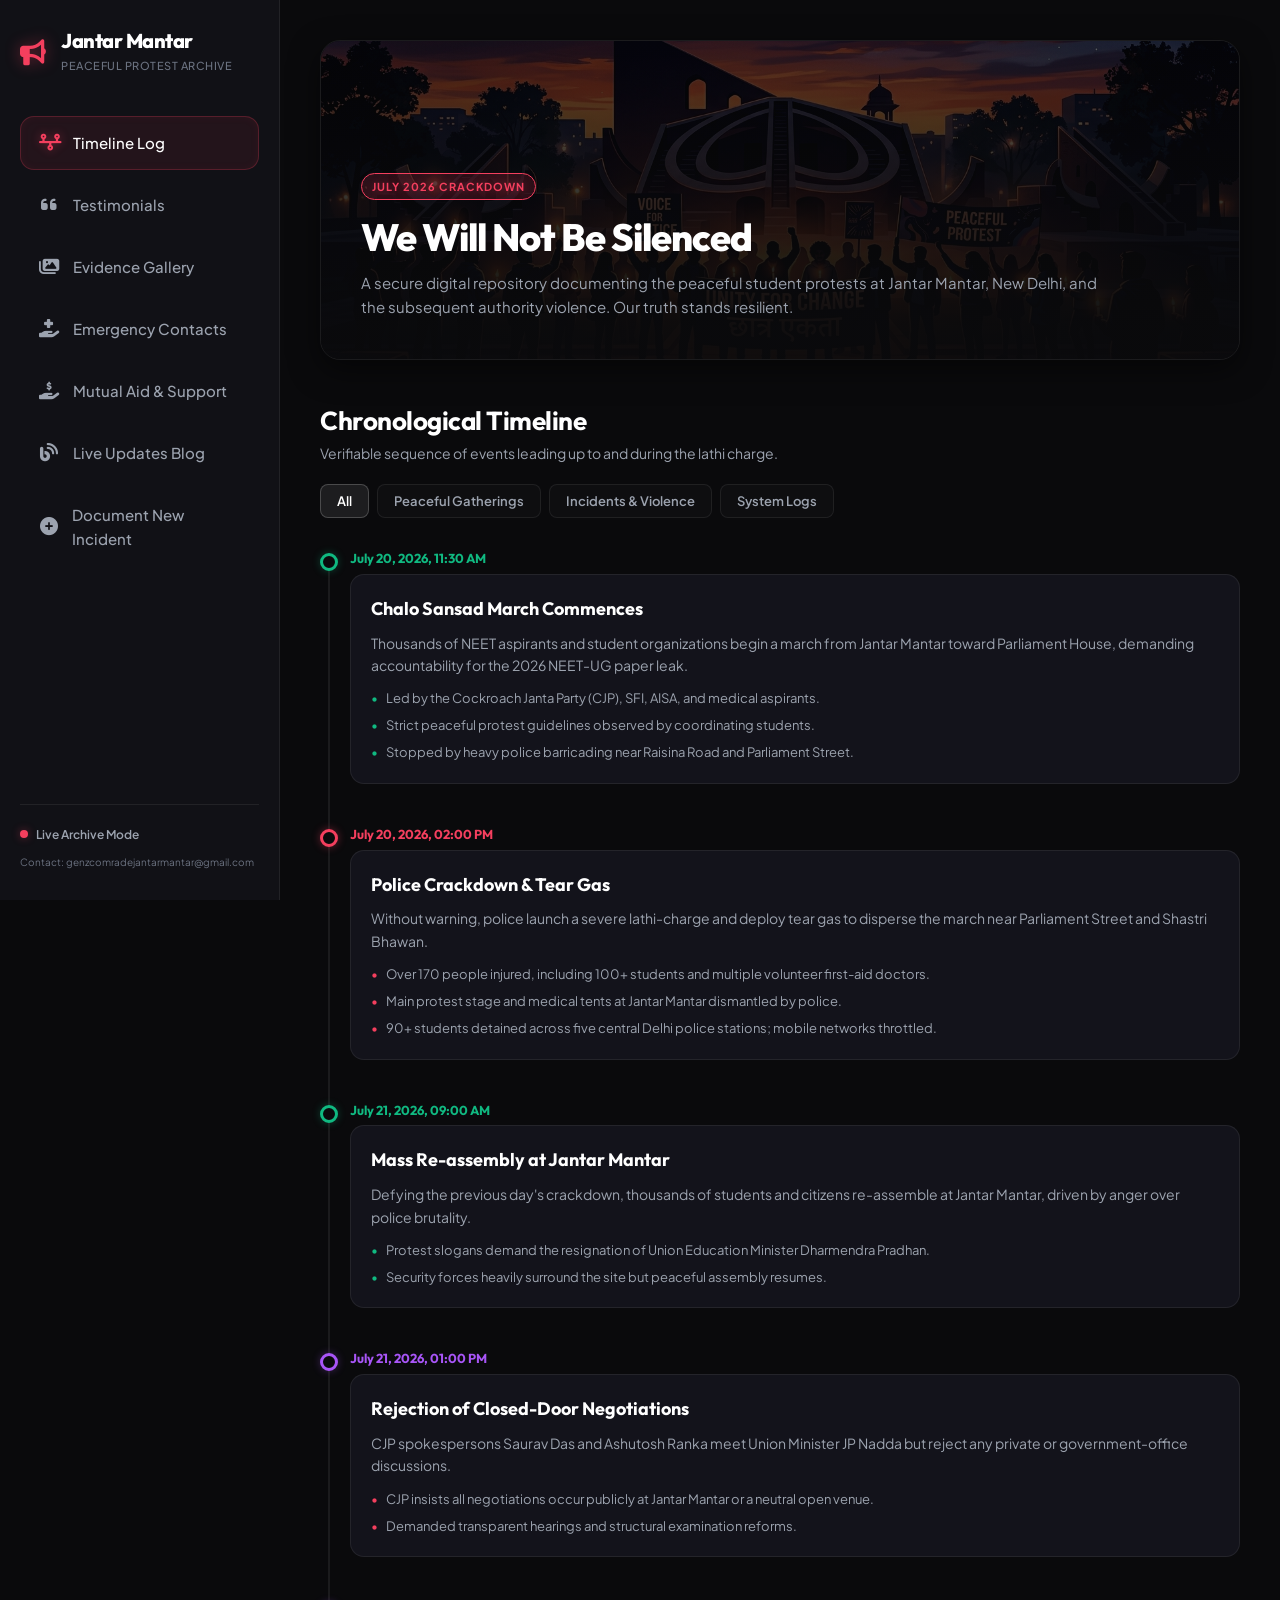
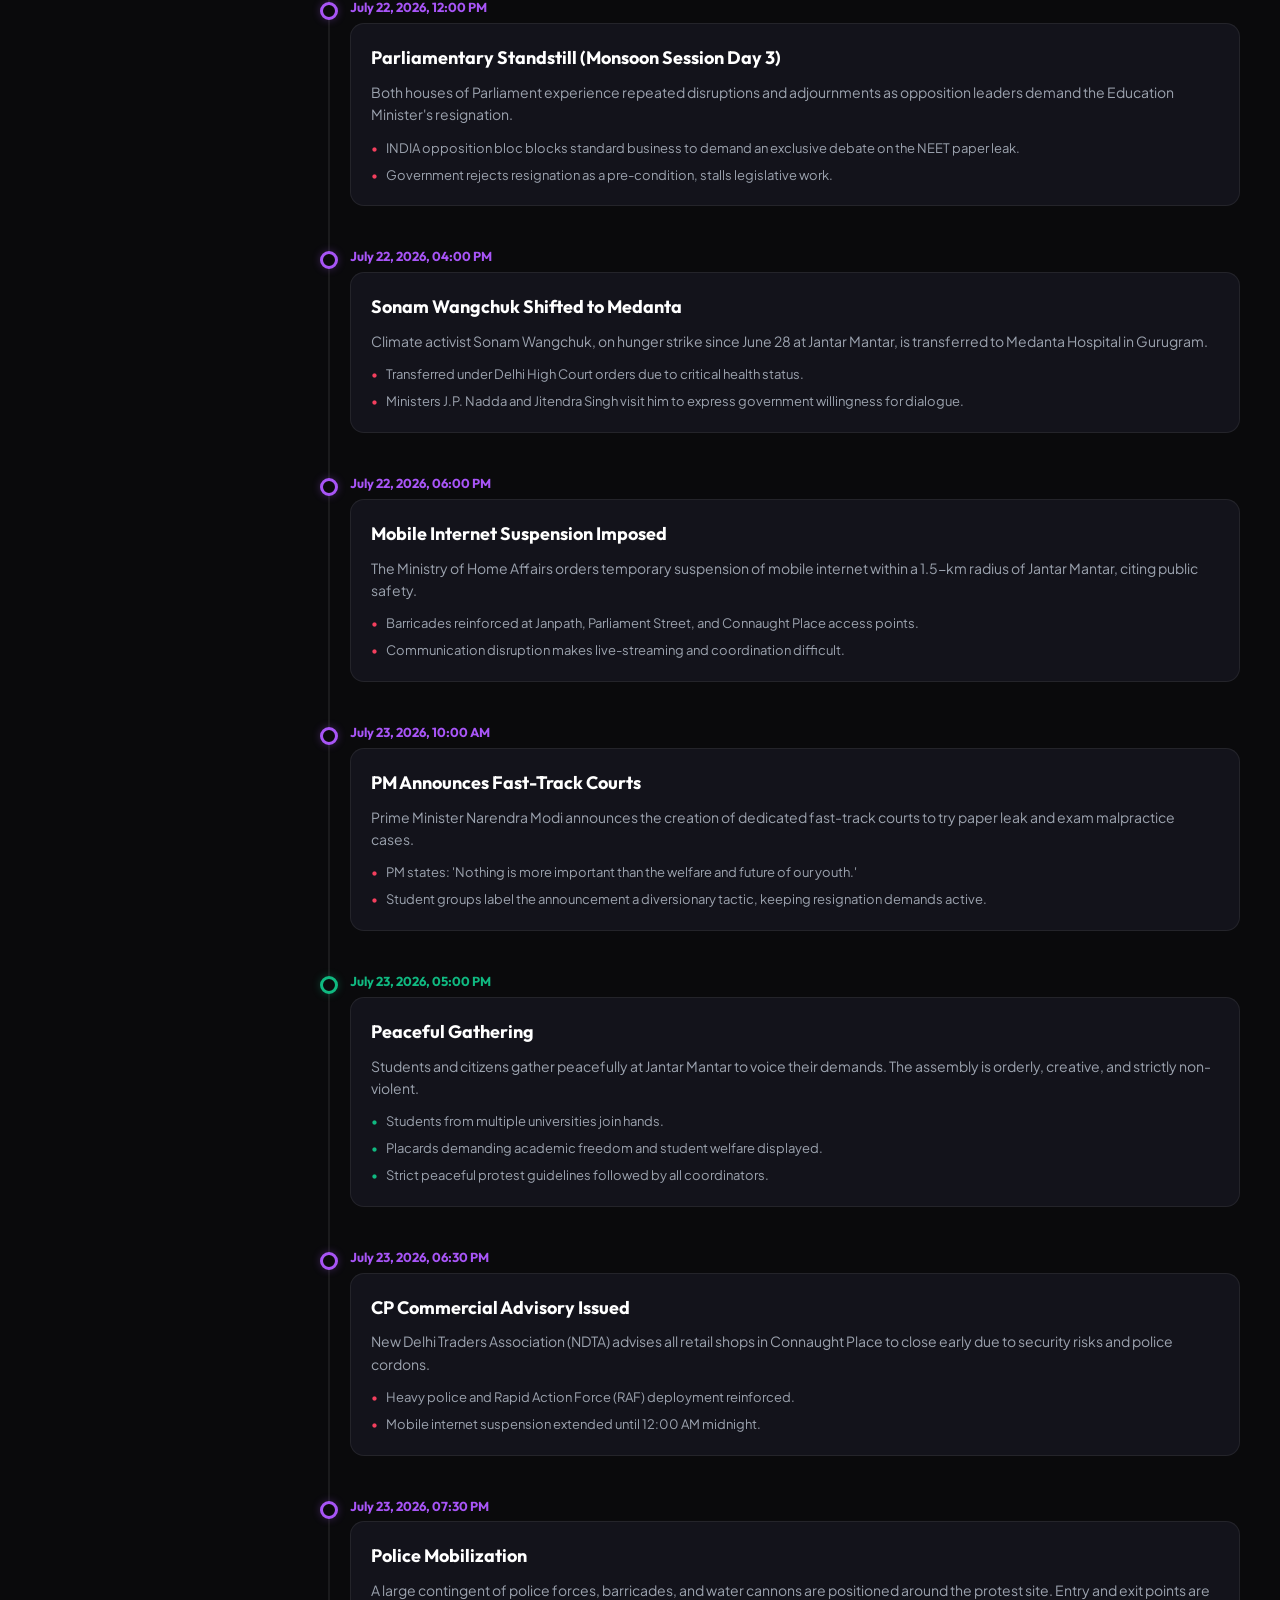
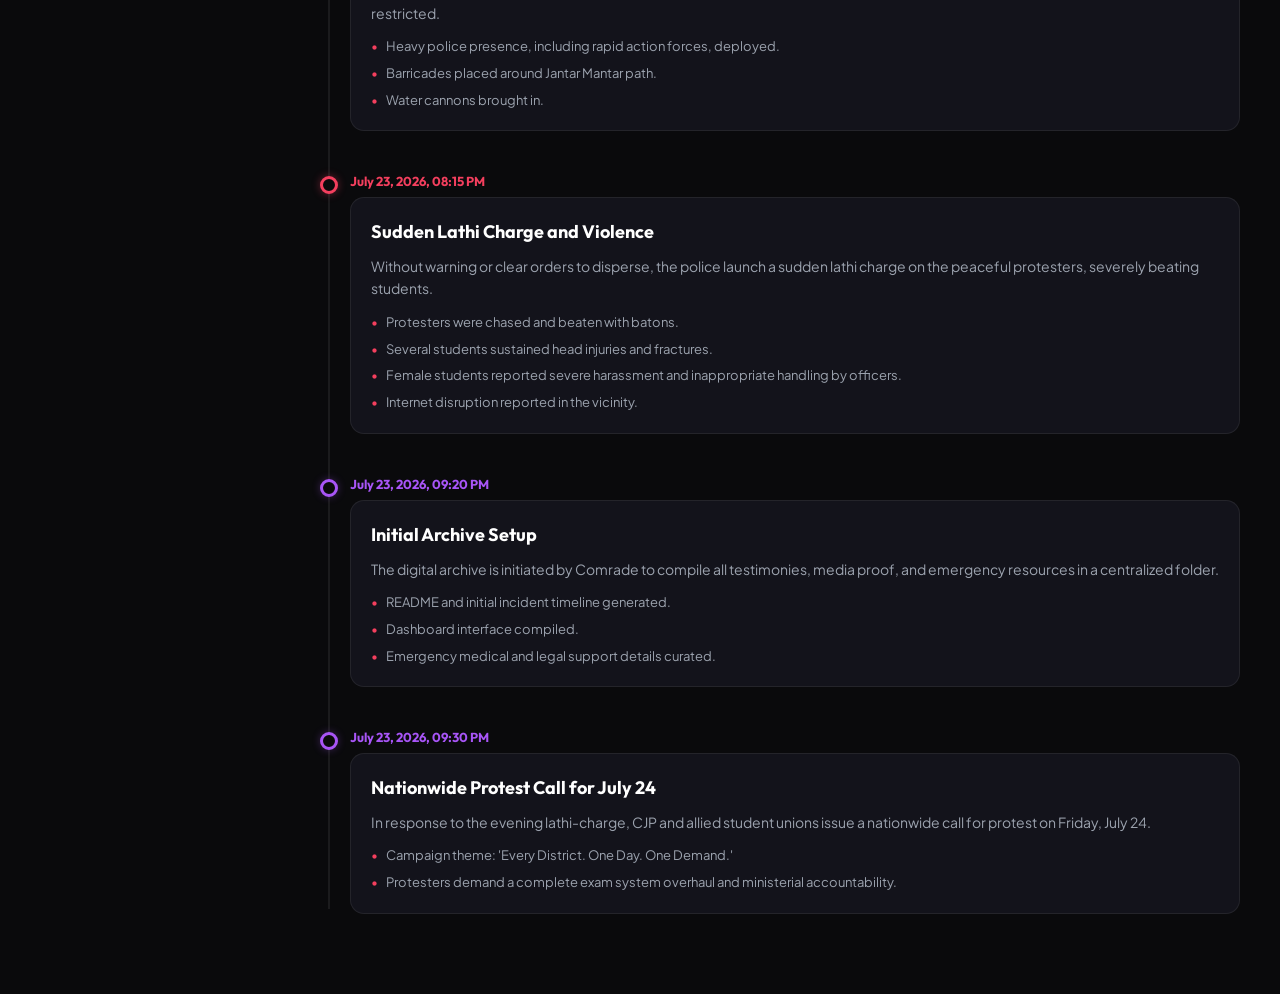
<file: index.html>
<!DOCTYPE html>
<html>
<head>
    <meta http-equiv="refresh" content="0; url=dashboard/" />
    <script type="text/javascript">
        window.location.href = "dashboard/";
    </script>
    <title>Redirecting to Jantar Mantar Protest Archive</title>
</head>
<body>
    <p>Redirecting to the <a href="dashboard/">Jantar Mantar Protest Archive Dashboard</a>...</p>
</body>
</html>
</file>
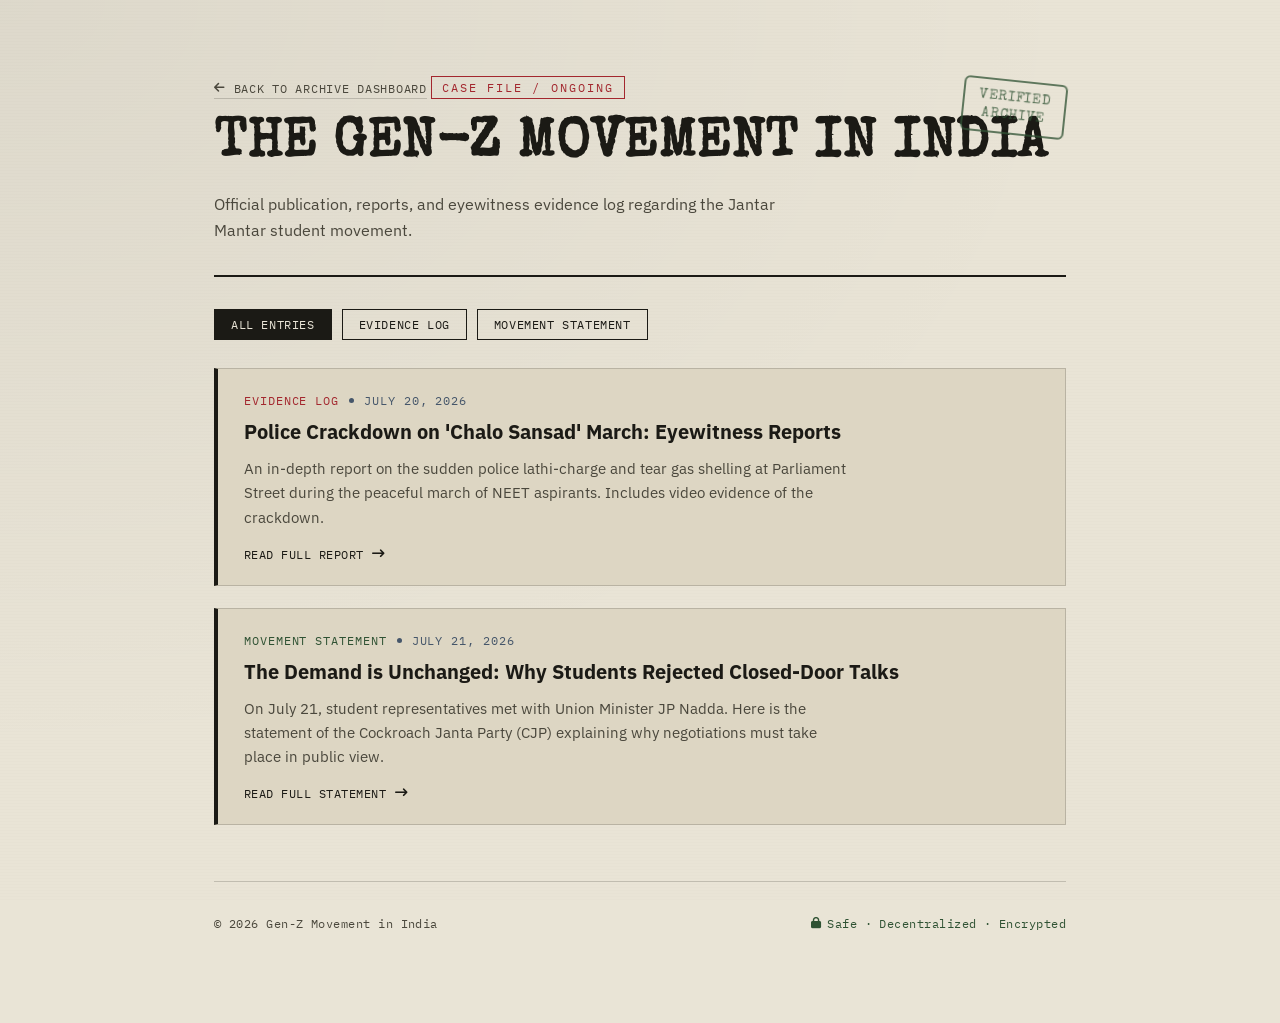
<file: blogger/index.html>
<!DOCTYPE html>
<html lang="en">
<head>
<meta charset="UTF-8">
<meta name="viewport" content="width=device-width, initial-scale=1.0">
<title>The Gen-Z Movement in India | Archive</title>

<link rel="preconnect" href="https://fonts.googleapis.com">
<link rel="preconnect" href="https://fonts.gstatic.com" crossorigin>
<link href="https://fonts.googleapis.com/css2?family=Special+Elite&family=IBM+Plex+Mono:wght@400;500;600&family=IBM+Plex+Sans:wght@400;500;600;700&display=swap" rel="stylesheet">
<link rel="stylesheet" href="https://cdnjs.cloudflare.com/ajax/libs/font-awesome/6.4.0/css/all.min.css">

<style>
  :root{
    --paper: #e9e4d6;
    --paper-dark: #ddd6c3;
    --ink: #1b1a15;
    --ink-soft: #4a473c;
    --stamp-red: #a3272e;
    --verified-green: #2f5233;
    --meta-blue: #45566a;
    --line: rgba(27,26,21,0.18);
  }

  *{ box-sizing: border-box; }

  html{ scroll-behavior: smooth; }

  body{
    margin:0;
    background:
      radial-gradient(ellipse at top left, rgba(0,0,0,0.05), transparent 60%),
      var(--paper);
    background-attachment: fixed;
    color: var(--ink);
    font-family: 'IBM Plex Sans', sans-serif;
    position: relative;
  }

  /* subtle paper grain */
  body::before{
    content:"";
    position: fixed;
    inset:0;
    pointer-events:none;
    z-index: 0;
    opacity: 0.5;
    background-image:
      repeating-linear-gradient(0deg, rgba(0,0,0,0.015) 0px, rgba(0,0,0,0.015) 1px, transparent 1px, transparent 3px);
  }

  .container{
    max-width: 900px;
    margin: 0 auto;
    padding: 48px 24px 80px;
    position: relative;
    z-index: 1;
  }

  /* ---------- Header ---------- */
  .back-btn{
    display:inline-flex;
    align-items:center;
    gap:8px;
    font-family:'IBM Plex Mono', monospace;
    font-size: 0.75rem;
    letter-spacing: 0.06em;
    text-transform: uppercase;
    color: var(--ink-soft);
    text-decoration:none;
    border-bottom: 1px solid var(--line);
    padding-bottom: 2px;
    transition: color 0.2s ease, border-color 0.2s ease;
  }
  .back-btn:hover{ color: var(--stamp-red); border-color: var(--stamp-red); }

  header{
    margin-top: 28px;
    padding-bottom: 32px;
    border-bottom: 2px solid var(--ink);
    position: relative;
  }

  .case-tag{
    font-family:'IBM Plex Mono', monospace;
    font-size: 0.72rem;
    letter-spacing: 0.18em;
    text-transform: uppercase;
    color: var(--stamp-red);
    display: inline-block;
    border: 1px solid var(--stamp-red);
    padding: 3px 10px;
    margin-bottom: 18px;
    opacity: 0;
    animation: fadeUp 0.6s ease forwards 0.1s;
  }

  h1{
    font-family: 'Special Elite', cursive;
    font-size: clamp(2rem, 6vw, 3.4rem);
    line-height: 1.05;
    letter-spacing: 0.01em;
    margin: 0 0 18px;
    color: var(--ink);
    opacity: 0;
    animation: fadeUp 0.7s ease forwards 0.25s;
  }

  header p{
    font-size: 1rem;
    max-width: 60ch;
    color: var(--ink-soft);
    line-height: 1.6;
    margin: 0;
    opacity: 0;
    animation: fadeUp 0.7s ease forwards 0.4s;
  }

  .stamp{
    position: absolute;
    right: 0;
    top: 4px;
    font-family: 'Special Elite', cursive;
    font-size: 0.85rem;
    color: var(--verified-green);
    border: 2px solid var(--verified-green);
    border-radius: 6px;
    padding: 8px 14px;
    transform: rotate(6deg);
    opacity: 0.75;
    letter-spacing: 0.05em;
    text-align: center;
    line-height: 1.3;
    user-select: none;
  }

  @keyframes fadeUp{
    from{ opacity:0; transform: translateY(14px); }
    to{ opacity:1; transform: translateY(0); }
  }

  /* ---------- Filter bar ---------- */
  .filter-bar{
    display:flex;
    gap: 10px;
    flex-wrap: wrap;
    margin: 32px 0 8px;
  }

  .filter-btn{
    font-family:'IBM Plex Mono', monospace;
    font-size: 0.75rem;
    letter-spacing: 0.05em;
    text-transform: uppercase;
    background: transparent;
    border: 1px solid var(--ink);
    color: var(--ink);
    padding: 7px 16px;
    cursor: pointer;
    transition: background 0.2s ease, color 0.2s ease;
  }
  .filter-btn:hover{ background: var(--ink); color: var(--paper); }
  .filter-btn.active{ background: var(--ink); color: var(--paper); }

  /* ---------- Post list ---------- */
  .post-list{
    margin-top: 28px;
    display: flex;
    flex-direction: column;
    gap: 22px;
  }

  .post-card{
    display:block;
    position: relative;
    background: var(--paper-dark);
    border: 1px solid var(--line);
    border-left: 4px solid var(--ink);
    padding: 24px 26px 22px;
    text-decoration:none;
    color: inherit;
    transition: transform 0.25s ease, box-shadow 0.25s ease, border-color 0.25s ease;
    opacity: 0;
    transform: translateY(18px);
  }

  .post-card.visible{
    animation: fadeUp 0.6s ease forwards;
  }

  .post-card:hover{
    transform: translateY(-4px);
    border-left-color: var(--stamp-red);
    box-shadow: 6px 8px 0 rgba(27,26,21,0.08);
  }

  .post-meta{
    font-family:'IBM Plex Mono', monospace;
    font-size: 0.72rem;
    letter-spacing: 0.08em;
    text-transform: uppercase;
    color: var(--meta-blue);
    display:flex;
    align-items:center;
    gap: 10px;
    margin-bottom: 10px;
  }

  .post-meta .dot{
    width: 5px; height:5px;
    background: var(--meta-blue);
    border-radius: 50%;
    display:inline-block;
  }

  .tag-log{ color: var(--stamp-red); }
  .tag-statement{ color: var(--verified-green); }

  .post-card h2{
    font-family: 'IBM Plex Sans', sans-serif;
    font-weight: 700;
    font-size: 1.28rem;
    line-height: 1.35;
    margin: 0 0 10px;
    color: var(--ink);
  }

  .post-card p{
    font-size: 0.95rem;
    line-height: 1.6;
    color: var(--ink-soft);
    margin: 0 0 14px;
    max-width: 68ch;
  }

  .read-more-link{
    font-family:'IBM Plex Mono', monospace;
    font-size: 0.78rem;
    letter-spacing: 0.04em;
    text-transform: uppercase;
    color: var(--ink);
    display:inline-flex;
    align-items:center;
    gap: 8px;
  }

  .post-card:hover .read-more-link i{ transform: translateX(4px); }
  .read-more-link i{ transition: transform 0.2s ease; }

  /* ---------- Footer ---------- */
  footer{
    margin-top: 56px;
    padding-top: 22px;
    border-top: 1px solid var(--line);
    font-family:'IBM Plex Mono', monospace;
    font-size: 0.72rem;
    letter-spacing: 0.04em;
    color: var(--ink-soft);
    display:flex;
    align-items:center;
    justify-content: space-between;
    flex-wrap: wrap;
    gap: 10px;
  }

  footer .encrypted{
    display:inline-flex;
    align-items:center;
    gap:6px;
    color: var(--verified-green);
  }

  @media (max-width: 560px){
    .stamp{ position: static; display:inline-block; margin-top: 18px; transform: rotate(-3deg); }
  }
</style>
</head>
<body>
  <div class="container">
    <header>
      <a href="../dashboard/" class="back-btn"><i class="fa-solid fa-arrow-left"></i> Back to Archive Dashboard</a>
      <div class="case-tag">Case File / Ongoing</div>
      <h1>THE GEN-Z MOVEMENT IN INDIA</h1>
      <p>Official publication, reports, and eyewitness evidence log regarding the Jantar Mantar student movement.</p>
      <div class="stamp">VERIFIED<br>ARCHIVE</div>
    </header>

    <div class="filter-bar" id="filterBar">
      <button class="filter-btn active" data-filter="all">All Entries</button>
      <button class="filter-btn" data-filter="log">Evidence Log</button>
      <button class="filter-btn" data-filter="statement">Movement Statement</button>
    </div>

    <main class="post-list" id="postList">

      <a href="posts/lathi_charge_july20.html" class="post-card" data-category="log">
        <div class="post-meta"><span class="tag-log">Evidence Log</span><span class="dot"></span>July 20, 2026</div>
        <h2>Police Crackdown on 'Chalo Sansad' March: Eyewitness Reports</h2>
        <p>An in-depth report on the sudden police lathi-charge and tear gas shelling at Parliament Street during the peaceful march of NEET aspirants. Includes video evidence of the crackdown.</p>
        <span class="read-more-link">Read full report <i class="fa-solid fa-arrow-right-long"></i></span>
      </a>

      <a href="posts/rejection_talks_july21.html" class="post-card" data-category="statement">
        <div class="post-meta"><span class="tag-statement">Movement Statement</span><span class="dot"></span>July 21, 2026</div>
        <h2>The Demand is Unchanged: Why Students Rejected Closed-Door Talks</h2>
        <p>On July 21, student representatives met with Union Minister JP Nadda. Here is the statement of the Cockroach Janta Party (CJP) explaining why negotiations must take place in public view.</p>
        <span class="read-more-link">Read full statement <i class="fa-solid fa-arrow-right-long"></i></span>
      </a>

    </main>

    <footer>
      <p>&copy; 2026 Gen-Z Movement in India</p>
      <span class="encrypted"><i class="fa-solid fa-lock"></i> Safe · Decentralized · Encrypted</span>
    </footer>
  </div>

<script>
  // Filter logic
  const buttons = document.querySelectorAll('.filter-btn');
  const cards = document.querySelectorAll('.post-card');

  buttons.forEach(btn => {
    btn.addEventListener('click', () => {
      buttons.forEach(b => b.classList.remove('active'));
      btn.classList.add('active');
      const filter = btn.dataset.filter;
      cards.forEach(card => {
        const show = filter === 'all' || card.dataset.category === filter;
        card.style.display = show ? 'block' : 'none';
      });
    });
  });

  // Scroll reveal
  const observer = new IntersectionObserver((entries) => {
    entries.forEach((entry, i) => {
      if (entry.isIntersecting){
        entry.target.style.animationDelay = (i * 0.06) + 's';
        entry.target.classList.add('visible');
        observer.unobserve(entry.target);
      }
    });
  }, { threshold: 0.15 });

  cards.forEach(card => observer.observe(card));
</script>
</body>
</html>
</file>
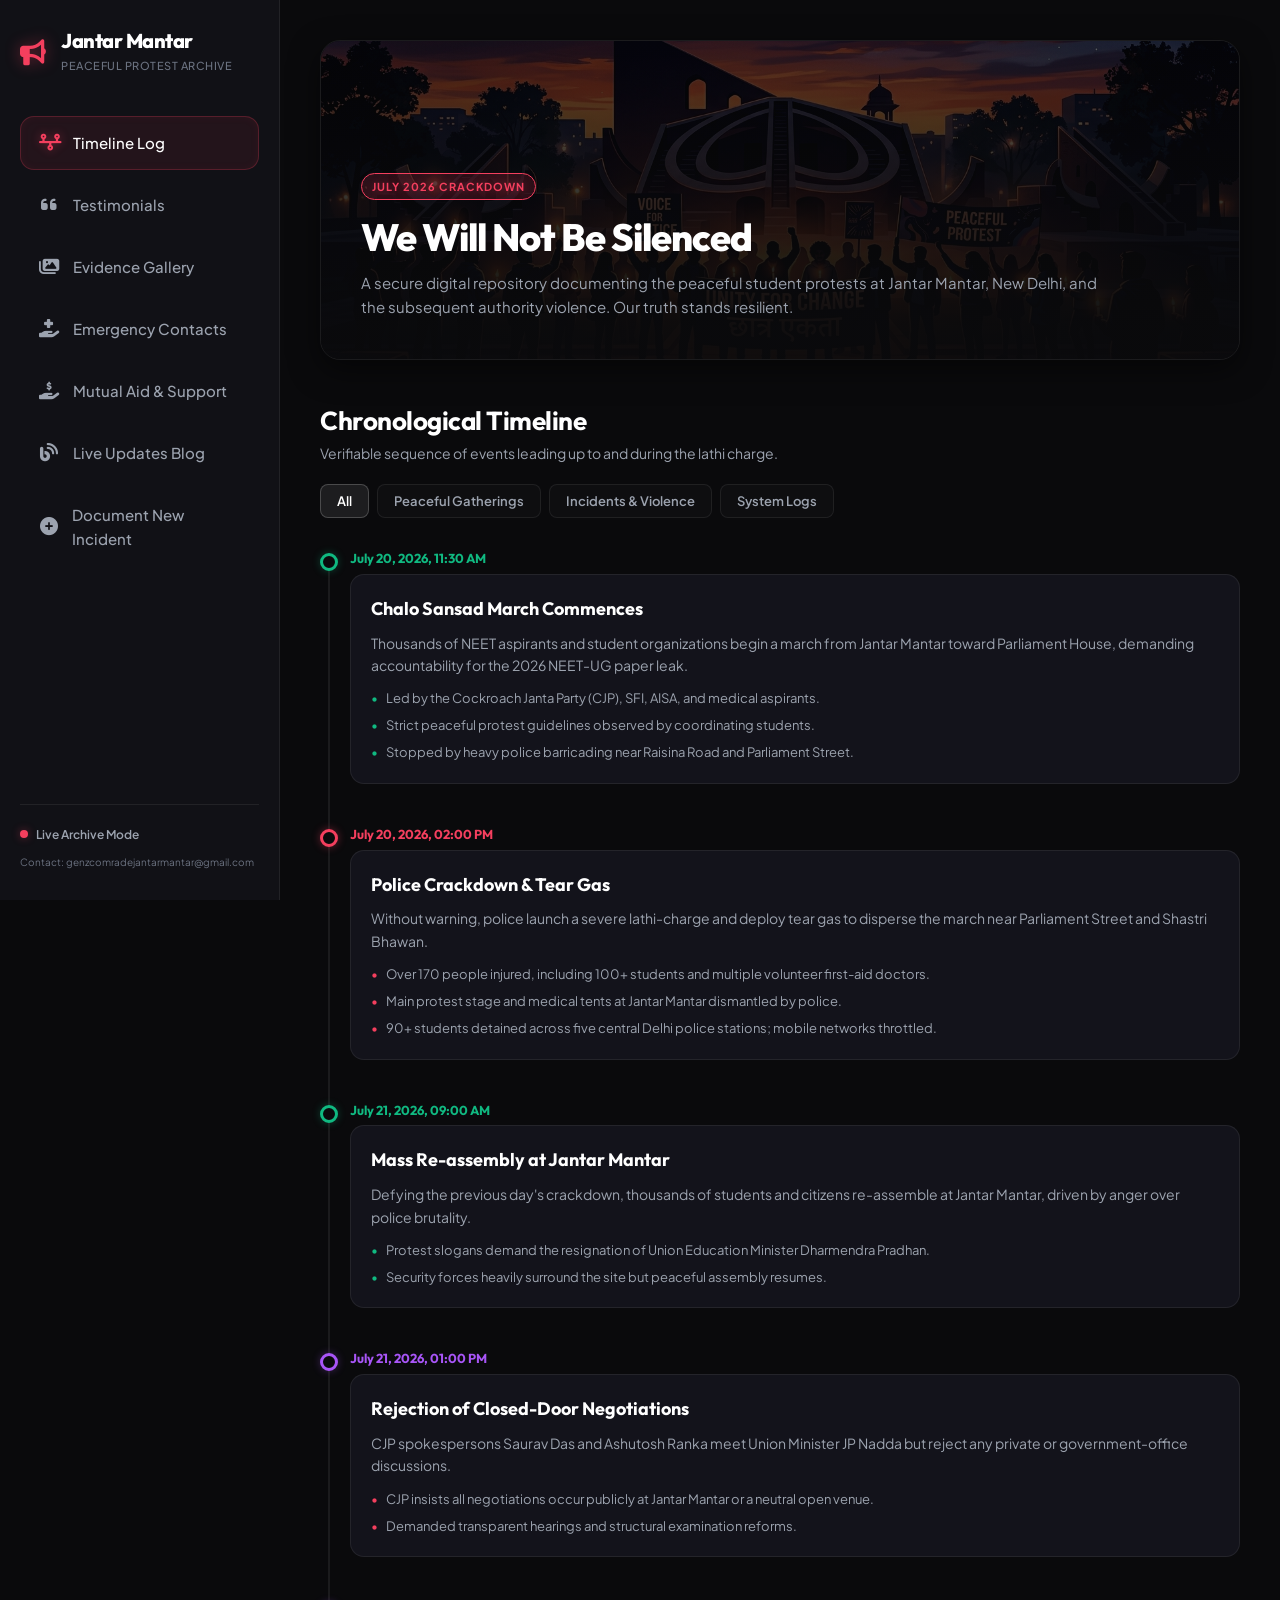
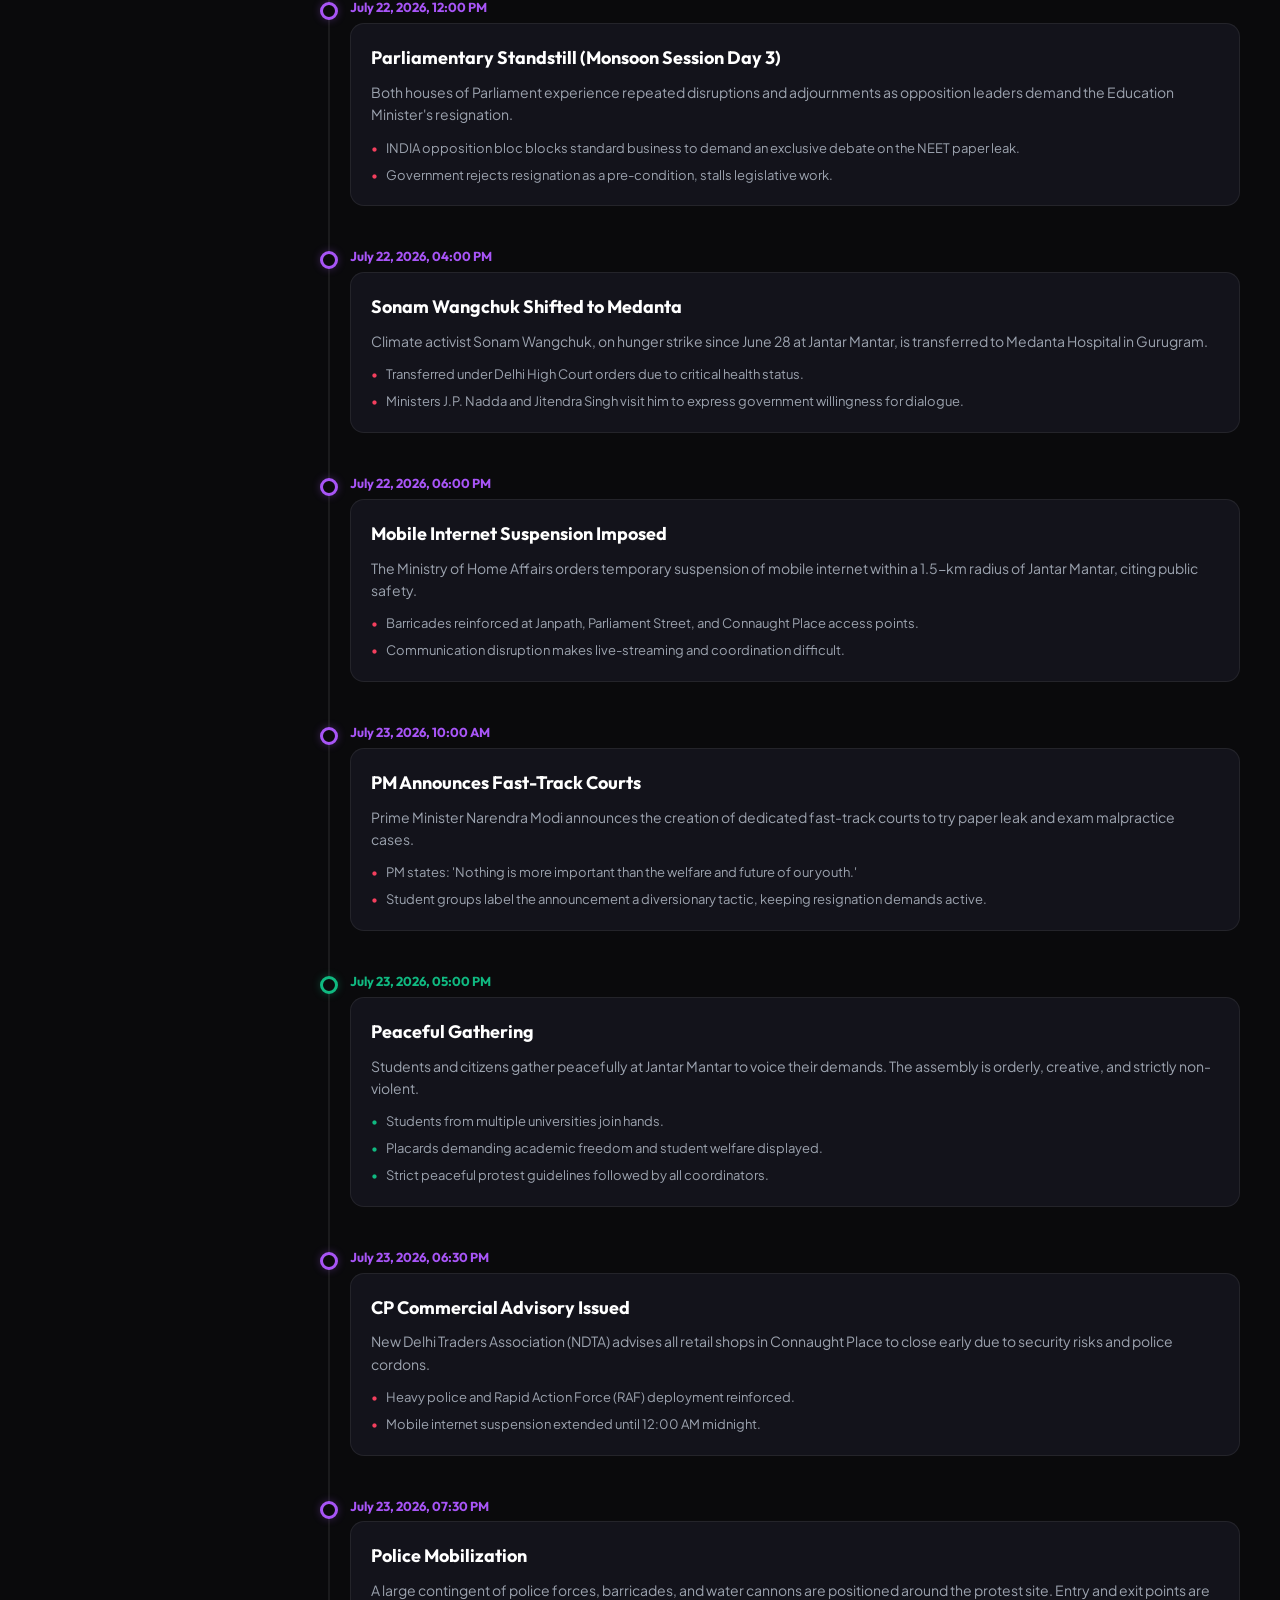
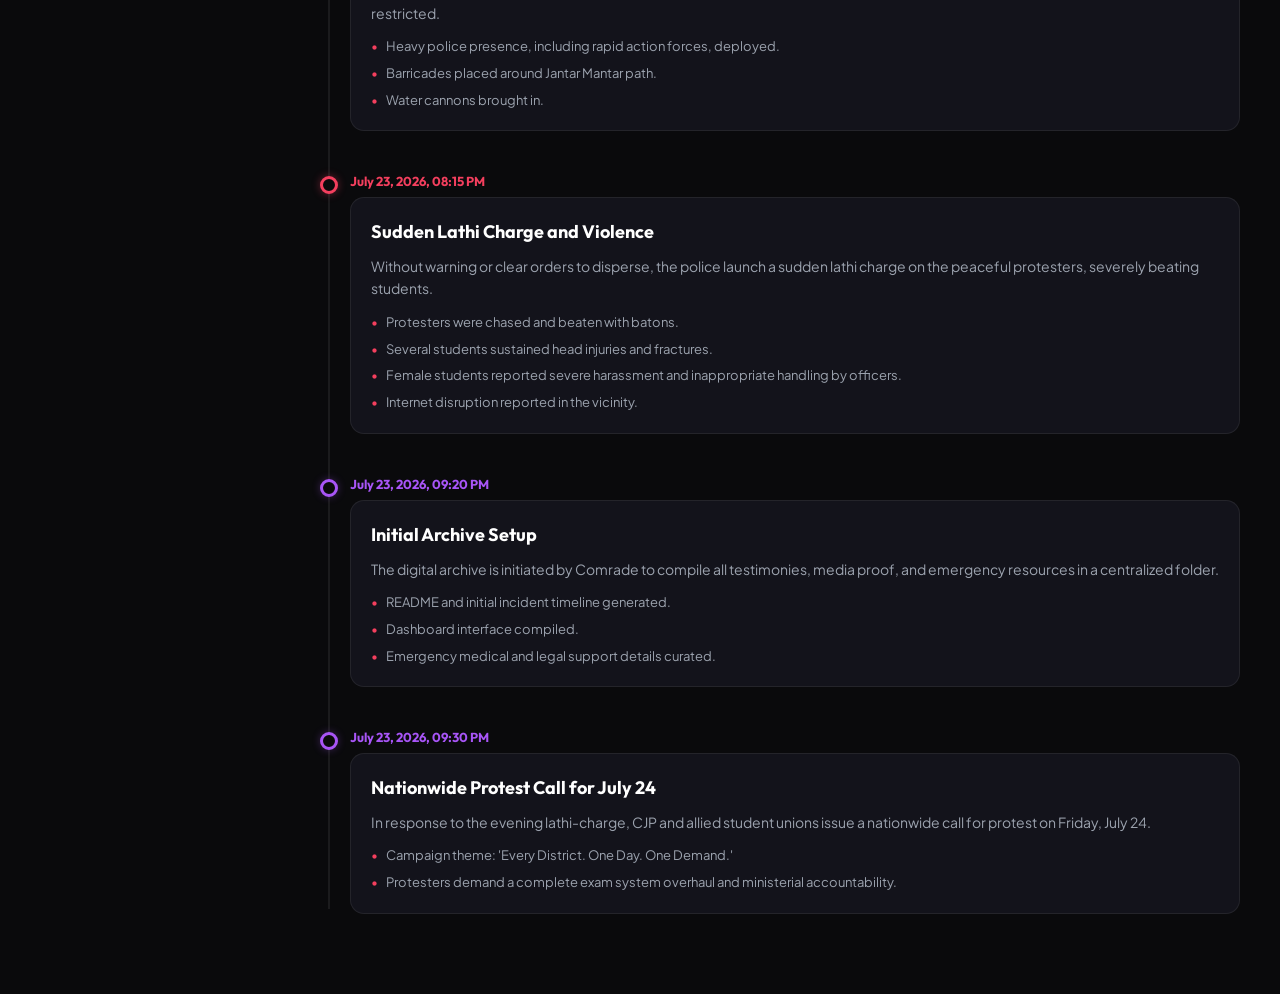
<file: dashboard/index.html>
<!DOCTYPE html>
<html lang="en">
<head>
    <meta charset="UTF-8">
    <meta name="viewport" content="width=device-width, initial-scale=1.0">
    <title>Jantar Mantar Protest Archive</title>
    <!-- Google Fonts -->
    <link rel="preconnect" href="https://fonts.googleapis.com">
    <link rel="preconnect" href="https://fonts.gstatic.com" crossorigin>
    <link href="https://fonts.googleapis.com/css2?family=Outfit:wght@300;400;600;800&family=Plus+Jakarta+Sans:wght@300;400;500;700&display=swap" rel="stylesheet">
    <!-- FontAwesome for Icons -->
    <link rel="stylesheet" href="https://cdnjs.cloudflare.com/ajax/libs/font-awesome/6.4.0/css/all.min.css">
    <link rel="stylesheet" href="style.css">
</head>
<body class="dark-mode">
    <div class="app-container">
        <!-- Sidebar Navigation -->
        <aside class="sidebar">
            <div class="sidebar-header">
                <div class="logo-area">
                    <i class="fa-solid fa-bullhorn logo-icon"></i>
                    <div>
                        <h2>Jantar Mantar</h2>
                        <span class="sub-logo">Peaceful Protest Archive</span>
                    </div>
                </div>
            </div>
            
            <nav class="nav-links">
                <a href="#" class="nav-link active" data-tab="timeline">
                    <i class="fa-solid fa-timeline"></i>
                    <span>Timeline Log</span>
                </a>
                <a href="#" class="nav-link" data-tab="testimonies">
                    <i class="fa-solid fa-quote-left"></i>
                    <span>Testimonials</span>
                </a>
                <a href="#" class="nav-link" data-tab="media">
                    <i class="fa-solid fa-images"></i>
                    <span>Evidence Gallery</span>
                </a>
                <a href="#" class="nav-link" data-tab="emergency">
                    <i class="fa-solid fa-hand-holding-medical"></i>
                    <span>Emergency Contacts</span>
                </a>
                <a href="../donation/" class="nav-link">
                    <i class="fa-solid fa-hand-holding-dollar"></i>
                    <span>Mutual Aid & Support</span>
                </a>
                <a href="../blogger/" class="nav-link">
                    <i class="fa-solid fa-blog"></i>
                    <span>Live Updates Blog</span>
                </a>
                <a href="#" class="nav-link" data-tab="add-log">
                    <i class="fa-solid fa-plus-circle"></i>
                    <span>Document New Incident</span>
                </a>
            </nav>

            <div class="sidebar-footer">
                <div class="status-indicator">
                    <span class="pulse-dot"></span>
                    <span>Live Archive Mode</span>
                </div>
                <p class="copyright">Contact: genzcomradejantarmantar@gmail.com</p>
            </div>
        </aside>

        <!-- Main Content Area -->
        <main class="main-content">
            <!-- Hero Banner -->
            <header class="hero-banner">
                <div class="hero-image-overlay"></div>
                <img src="protest_illustration.jpg" alt="Jantar Mantar Protest Illustration" class="hero-image">
                <div class="hero-text">
                    <span class="badge">July 2026 Crackdown</span>
                    <h1>We Will Not Be Silenced</h1>
                    <p>A secure digital repository documenting the peaceful student protests at Jantar Mantar, New Delhi, and the subsequent authority violence. Our truth stands resilient.</p>
                </div>
            </header>

            <!-- Content Screens -->
            <section class="screen-container">
                
                <!-- TIMELINE SCREEN -->
                <div class="screen active" id="timeline-screen">
                    <div class="screen-header">
                        <div>
                            <h2>Chronological Timeline</h2>
                            <p>Verifiable sequence of events leading up to and during the lathi charge.</p>
                        </div>
                        <div class="filter-controls">
                            <button class="btn btn-filter active" data-filter="all">All</button>
                            <button class="btn btn-filter" data-filter="peaceful">Peaceful Gatherings</button>
                            <button class="btn btn-filter" data-filter="incident">Incidents & Violence</button>
                            <button class="btn btn-filter" data-filter="system">System Logs</button>
                        </div>
                    </div>

                    <div class="timeline" id="timeline-container">
                        <!-- Timeline items loaded via JavaScript -->
                    </div>
                </div>

                <!-- TESTIMONIES SCREEN -->
                <div class="screen" id="testimonies-screen">
                    <div class="screen-header">
                        <div>
                            <h2>Eyewitness Testimonials</h2>
                            <p>Personal statements and accounts from students, protesters, and witnesses.</p>
                        </div>
                    </div>
                    <div class="grid grid-2" id="testimonies-container">
                        <!-- Loaded dynamically -->
                    </div>
                </div>

                <!-- EVIDENCE GALLERY SCREEN -->
                <div class="screen" id="media-screen">
                    <div class="screen-header">
                        <div>
                            <h2>Evidence & Media Gallery</h2>
                            <p>Visual and audio proof of the peaceful protest and subsequent police actions. Add images to the local <code>/media</code> folder to catalog them.</p>
                        </div>
                    </div>
                    <div class="grid grid-3" id="gallery-container">
                        <!-- Loaded dynamically -->
                    </div>
                </div>

                <!-- EMERGENCY CONTACTS SCREEN -->
                <div class="screen" id="emergency-screen">
                    <div class="screen-header">
                        <div>
                            <h2>Medical & Legal Help Desk</h2>
                            <p>Emergency helplines, support organizations, and know-your-rights guidelines.</p>
                        </div>
                    </div>
                    
                    <div class="grid grid-2">
                        <div class="card resources-card">
                            <h3><i class="fa-solid fa-briefcase-medical icon-accent"></i> Medical Help</h3>
                            <div class="contact-list">
                                <div class="contact-item">
                                    <span class="contact-name">RML Hospital Emergency</span>
                                    <a href="tel:01123365525" class="contact-number"><i class="fa-solid fa-phone"></i> 011-23365525</a>
                                </div>
                                <div class="contact-item">
                                    <span class="contact-name">LNJP Hospital Emergency</span>
                                    <a href="tel:01123232400" class="contact-number"><i class="fa-solid fa-phone"></i> 011-23232400</a>
                                </div>
                                <div class="contact-item">
                                    <span class="contact-name">Lady Hardinge (Women/Children)</span>
                                    <a href="tel:01123363777" class="contact-number"><i class="fa-solid fa-phone"></i> 011-23363777</a>
                                </div>
                                <div class="contact-item">
                                    <span class="contact-name">Ambulance Emergency</span>
                                    <a href="tel:102" class="contact-number"><i class="fa-solid fa-phone"></i> 102 / 108</a>
                                </div>
                            </div>
                        </div>

                        <div class="card resources-card">
                            <h3><i class="fa-solid fa-scale-balanced icon-accent"></i> Legal Aid</h3>
                            <div class="contact-list">
                                <div class="contact-item">
                                    <span class="contact-name">Human Rights Law Network (HRLN)</span>
                                    <a href="tel:01124374501" class="contact-number"><i class="fa-solid fa-phone"></i> 011-24374501</a>
                                </div>
                                <div class="contact-item">
                                    <span class="contact-name">National Human Rights Commission</span>
                                    <a href="tel:14433" class="contact-number"><i class="fa-solid fa-phone"></i> 14433</a>
                                </div>
                            </div>
                            <div class="legal-notice">
                                <strong>Rights Notice:</strong> Female detainees must be arrested/accompanied by female police officers and cannot be detained after sunset or before sunrise without judicial permission.
                            </div>
                        </div>
                    </div>
                </div>


                <!-- ADD INCIDENT LOG SCREEN -->
                 <div class="screen" id="add-log-screen">
                    <div class="screen-header">
                        <div>
                            <h2>Document New Entry</h2>
                            <p>Submit an incident or testimony directly to your local dashboard view. To submit large files or photo/video evidence to the public archive, see our secure anonymous channels below.</p>
                        </div>
                    </div>
                    
                    <div class="card form-card">
                        <form id="incident-form">
                            <div class="form-group-row">
                                <div class="form-group">
                                    <label for="entry-type">Entry Type</label>
                                    <select id="entry-type" required>
                                        <option value="incident">Incident / Police Violence</option>
                                        <option value="peaceful">Peaceful Event / Speech</option>
                                        <option value="testimony">Eyewitness Testimony</option>
                                    </select>
                                </div>
                                <div class="form-group">
                                    <label for="entry-time">Date & Time</label>
                                    <input type="datetime-local" id="entry-time" required>
                                </div>
                            </div>

                            <div class="form-group">
                                <label for="entry-title">Title / Headline</label>
                                    <input type="text" id="entry-title" placeholder="e.g., Police firing tear gas, Speech by student leaders" required>
                            </div>

                            <div class="form-group">
                                <label for="entry-details">Detailed Content</label>
                                <textarea id="entry-details" rows="5" placeholder="Provide accurate details. What happened? Who was involved? What was the outcome?" required></textarea>
                            </div>

                            <div class="form-group" id="witness-info-group" style="display: none;">
                                <label for="witness-name">Witness Name (Optional / Anonymous)</label>
                                <input type="text" id="witness-name" placeholder="Leave empty for Anonymous">
                            </div>

                            <button type="submit" class="btn btn-primary"><i class="fa-solid fa-paper-plane"></i> Post Incident to Archive</button>
                        </form>
                    </div>

                    <!-- Success Message Card -->
                    <div class="card success-card" id="success-message-card" style="display: none;">
                        <div class="success-header">
                            <i class="fa-solid fa-circle-check success-icon"></i>
                            <div>
                                <h3>Incident Posted Successfully!</h3>
                                <p class="success-subtitle">Your post is now live in the local archive database.</p>
                            </div>
                        </div>
                        <p class="success-text">This incident has been added directly to your dashboard. You can view it in the <strong>Timeline Log</strong> or <strong>Testimonials</strong> tabs.</p>
                    </div>

                    <!-- Secure Submission Info Box -->
                    <div class="card form-card" style="margin-top: 30px; border-color: var(--accent-purple);">
                        <h3><i class="fa-solid fa-user-shield icon-accent" style="color: var(--accent-purple);"></i> Secure & Anonymous Evidence Submission</h3>
                        <p class="success-text" style="margin-top: 10px; margin-bottom: 15px;">
                            If you have photographs, videos, or documents documenting police crackdown or protest events, please submit them through our encrypted, anonymous channels:
                        </p>
                        <div class="contact-list">
                            <div class="contact-item">
                                <span class="contact-name"><i class="fa-solid fa-envelope"></i> Secure Email (ProtonMail)</span>
                                <span class="contact-name" style="font-weight: 700; color: #ffffff;">genzmovementindia@proton.me</span>
                            </div>
                            <div class="contact-item">
                                <span class="contact-name"><i class="fa-solid fa-paper-plane"></i> Anonymous Telegram Channel</span>
                                <a href="https://t.me/genzmovementindia_bot" target="_blank" rel="noopener noreferrer" class="contact-number"><i class="fa-solid fa-robot"></i> Telegram Bot</a>
                            </div>
                        </div>
                        <div class="legal-notice" style="border-left-color: var(--accent-purple); background-color: rgba(168, 85, 247, 0.05); margin-top: 15px;">
                            <strong>Privacy Notice:</strong> Before sending images or videos, please ensure that you disable location/GPS tags on your camera, or pass the files through a metadata scrubber to remove your device details.
                        </div>
                    </div>
                </div>

            </section>
        </main>
    </div>

    <!-- Lightbox for images -->
    <div id="lightbox" class="lightbox">
        <span class="close-lightbox">&times;</span>
        <img class="lightbox-content" id="lightbox-img">
        <div id="lightbox-caption"></div>
    </div>

    <script src="app.js"></script>
</body>
</html>
</file>
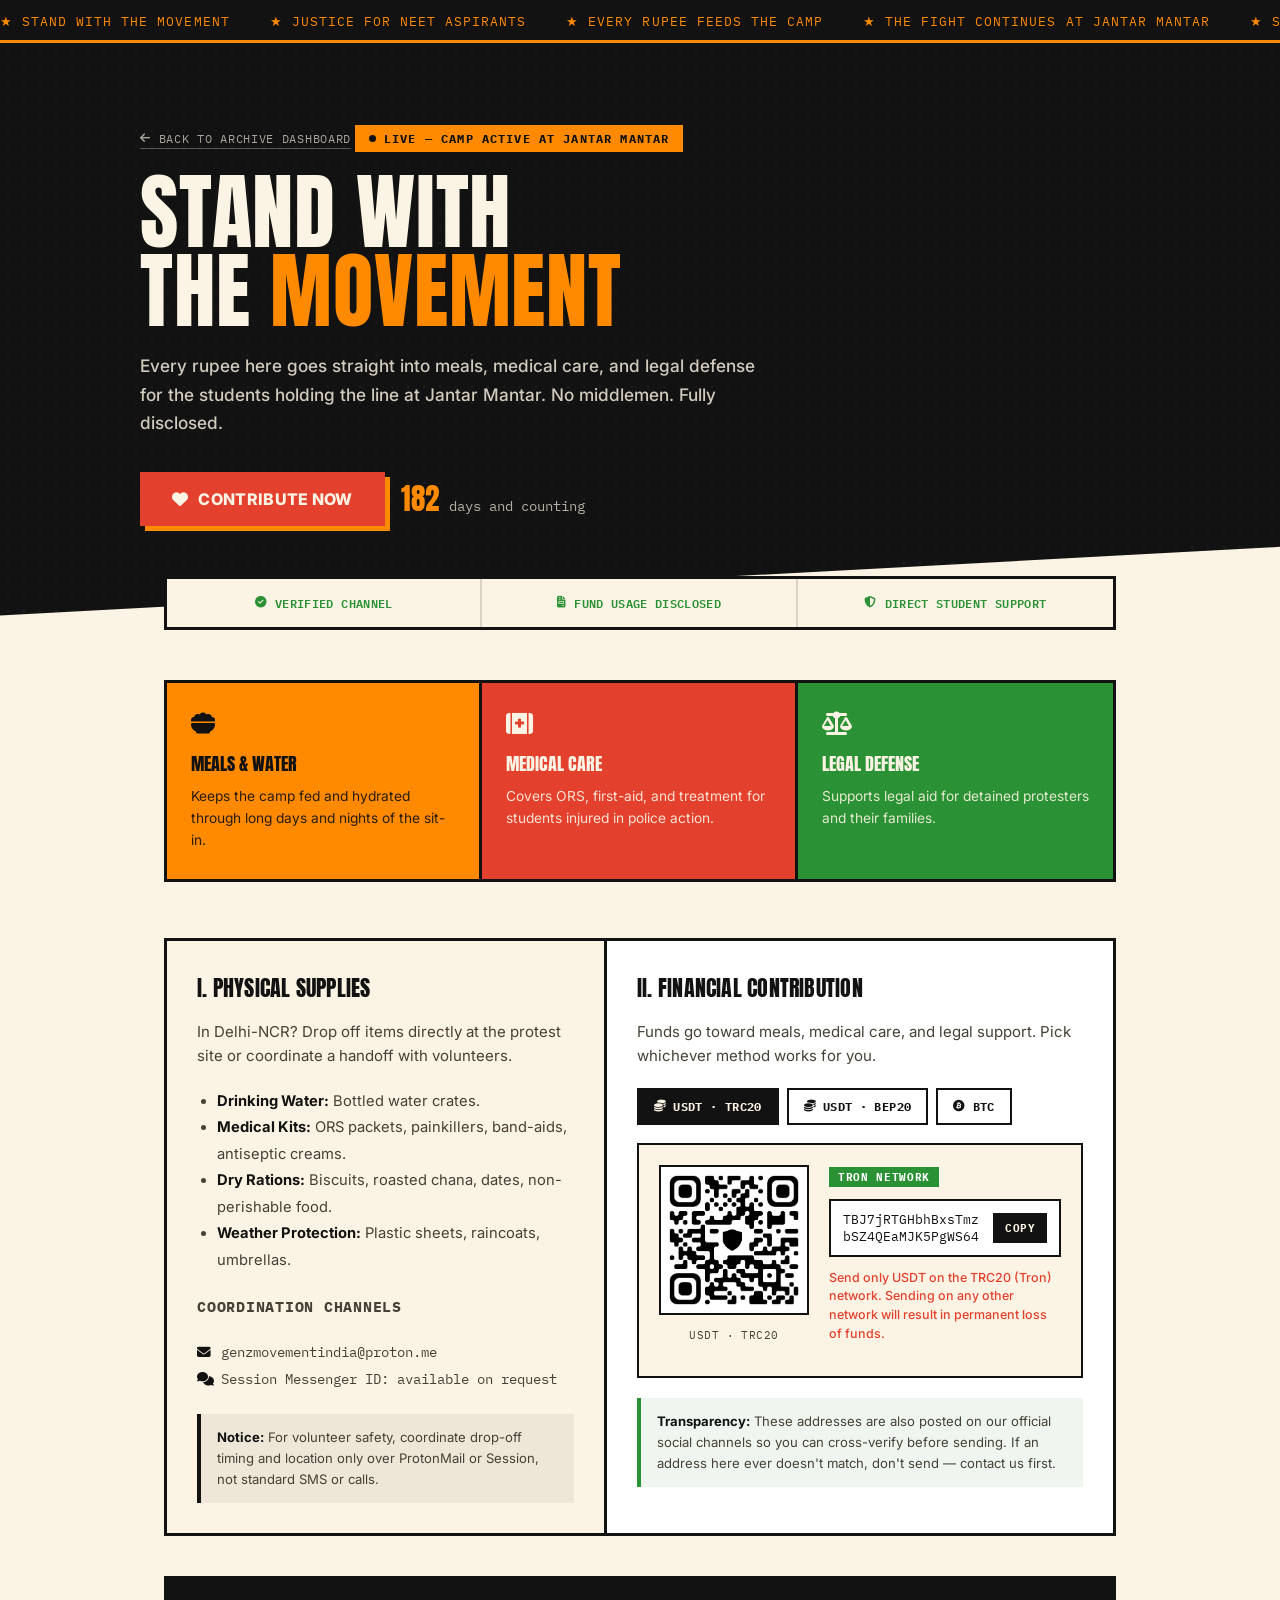
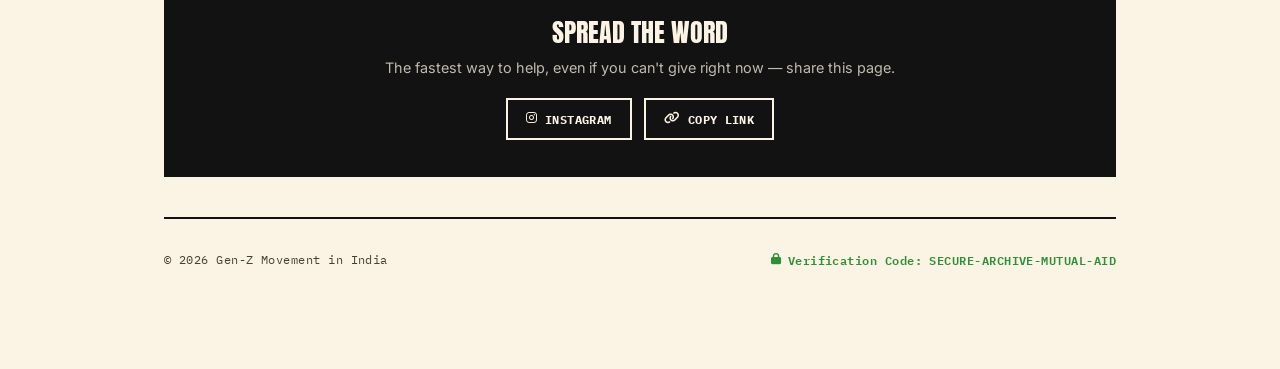
<file: donation/index.html>
<!DOCTYPE html>
<html lang="en">
<head>
<meta charset="UTF-8">
<meta name="viewport" content="width=device-width, initial-scale=1.0">
<title>Stand With The Movement | Mutual Aid Fund</title>

<link rel="preconnect" href="https://fonts.googleapis.com">
<link rel="preconnect" href="https://fonts.gstatic.com" crossorigin>
<link href="https://fonts.googleapis.com/css2?family=Anton&family=Inter:wght@400;500;600;700;800;900&family=IBM+Plex+Mono:wght@400;500;600;700&display=swap" rel="stylesheet">
<link rel="stylesheet" href="https://cdnjs.cloudflare.com/ajax/libs/font-awesome/6.4.0/css/all.min.css">

<style>
  :root{
    --ink: #121212;
    --cream: #fbf3e3;
    --saffron: #ff8a00;
    --red: #e4402e;
    --green: #2a9134;
    --line: rgba(18,18,18,0.14);
  }

  *{ box-sizing: border-box; }
  html{ scroll-behavior: smooth; }

  body{
    margin:0;
    background: var(--cream);
    color: var(--ink);
    font-family: 'Inter', sans-serif;
    overflow-x: hidden;
  }

  a{ color: inherit; }
  .container{ max-width: 1000px; margin: 0 auto; padding: 0 24px 90px; }

  /* ================= MARQUEE ================= */
  .marquee{
    background: var(--ink);
    color: var(--cream);
    overflow: hidden;
    white-space: nowrap;
    padding: 10px 0;
    border-bottom: 3px solid var(--saffron);
  }
  .marquee-track{
    display: inline-block;
    animation: scroll-left 22s linear infinite;
    font-family: 'IBM Plex Mono', monospace;
    font-size: 0.8rem;
    letter-spacing: 0.08em;
    text-transform: uppercase;
  }
  .marquee-track span{ margin-right: 40px; color: var(--saffron); }
  @keyframes scroll-left{ from{ transform: translateX(0);} to{ transform: translateX(-50%);} }

  /* ================= HERO ================= */
  .hero{
    position: relative;
    background: var(--ink);
    color: var(--cream);
    padding: 56px 24px 90px;
    clip-path: polygon(0 0, 100% 0, 100% 88%, 0 100%);
    margin-bottom: -40px;
  }
  .hero::before{
    content:"";
    position:absolute; inset:0;
    background-image: radial-gradient(var(--cream) 1.2px, transparent 1.2px);
    background-size: 16px 16px;
    opacity: 0.05;
    pointer-events:none;
  }

  .hero-inner{ max-width: 1000px; margin:0 auto; position:relative; z-index:2; }

  .back-btn{
    display:inline-flex; align-items:center; gap:8px;
    font-family:'IBM Plex Mono', monospace; font-size:0.72rem; letter-spacing:0.06em;
    text-transform:uppercase; color: rgba(251,243,227,0.65); text-decoration:none;
    border-bottom: 1px solid rgba(251,243,227,0.3); padding-bottom:2px;
  }
  .back-btn:hover{ color: var(--saffron); border-color: var(--saffron); }

  .live-badge{
    display:inline-flex; align-items:center; gap:8px;
    font-family:'IBM Plex Mono', monospace; font-size:0.72rem; letter-spacing:0.1em;
    text-transform:uppercase; color: var(--ink); background: var(--saffron);
    padding: 6px 14px; margin: 26px 0 20px; font-weight:700;
  }
  .live-dot{ width:7px; height:7px; border-radius:50%; background: var(--ink); animation: pulse 1.4s ease-in-out infinite; }
  @keyframes pulse{ 0%,100%{opacity:1;} 50%{opacity:0.25;} }

  h1{
    font-family: 'Anton', sans-serif;
    font-weight: 400;
    font-size: clamp(2.6rem, 8vw, 5.2rem);
    line-height: 0.95;
    letter-spacing: 0.01em;
    text-transform: uppercase;
    margin: 0 0 22px;
    max-width: 14ch;
  }
  h1 .accent{ color: var(--saffron); }

  .hero p.sub{
    font-size: 1.08rem; max-width: 56ch; color: rgba(251,243,227,0.82); line-height:1.65; margin: 0 0 34px; font-weight: 500;
  }

  .hero-actions{ display:flex; gap:16px; flex-wrap:wrap; align-items:center; }

  .btn-primary{
    background: var(--red); color: var(--cream);
    font-family:'Inter',sans-serif; font-weight:800; font-size:1rem;
    border:none; padding: 17px 32px; cursor:pointer; text-decoration:none;
    display:inline-flex; align-items:center; gap:10px; text-transform: uppercase; letter-spacing: 0.02em;
    box-shadow: 5px 5px 0 var(--saffron);
    transition: transform 0.15s ease, box-shadow 0.15s ease;
  }
  .btn-primary:hover{ transform: translate(-2px,-2px); box-shadow: 7px 7px 0 var(--saffron); }

  .day-counter{
    display:flex; align-items:baseline; gap:10px; font-family:'IBM Plex Mono', monospace;
    color: rgba(251,243,227,0.7); font-size:0.85rem;
  }
  .day-counter strong{ font-size: 1.8rem; color: var(--saffron); font-family:'Anton', sans-serif; font-weight:400; }

  /* ================= TRUST STRIP ================= */
  .trust-strip{
    position: relative; z-index: 3;
    display:flex; gap:0; flex-wrap:wrap;
    margin: 0 0 50px;
    background: var(--cream);
    border: 3px solid var(--ink);
  }
  .trust-strip span{
    flex: 1 1 200px;
    display:flex; align-items:center; gap:8px; justify-content:center;
    padding: 14px 16px;
    font-family:'IBM Plex Mono', monospace; font-size: 0.72rem; letter-spacing:0.03em; text-transform:uppercase;
    color: var(--green); font-weight: 600;
    border-right: 2px solid var(--line);
  }
  .trust-strip span:last-child{ border-right:none; }

  /* ================= IMPACT ================= */
  .impact{ display:grid; grid-template-columns: repeat(3,1fr); gap:0; margin-bottom: 56px; border: 3px solid var(--ink); }
  @media (max-width:720px){ .impact{ grid-template-columns:1fr; } }

  .impact-card{
    padding: 28px 24px;
    border-right: 3px solid var(--ink);
  }
  .impact-card:last-child{ border-right:none; }
  .impact-card:nth-child(1){ background: var(--saffron); }
  .impact-card:nth-child(2){ background: var(--red); color: var(--cream); }
  .impact-card:nth-child(3){ background: var(--green); color: var(--cream); }

  .impact-card i{ font-size:1.5rem; margin-bottom:14px; display:block; }
  .impact-card h3{ font-family:'Anton', sans-serif; font-weight:400; font-size:1.15rem; text-transform:uppercase; margin:0 0 8px; }
  .impact-card p{ font-size:0.86rem; line-height:1.6; margin:0; opacity:0.9; }

  /* ================= CARDS ================= */
  main.grid{ display:grid; grid-template-columns: 1fr 1.15fr; gap: 0; margin-bottom: 40px; border: 3px solid var(--ink); }
  @media (max-width: 800px){ main.grid{ grid-template-columns: 1fr; } }

  .card{ padding: 30px; }
  .card:first-child{ border-right: 3px solid var(--ink); background: var(--cream); }
  @media (max-width: 800px){ .card:first-child{ border-right:none; border-bottom: 3px solid var(--ink); } }
  .card:last-child{ background: #fff; }

  .card h2{ font-family:'Anton', sans-serif; font-weight:400; text-transform:uppercase; font-size:1.4rem; margin:0 0 16px; letter-spacing:0.01em; }
  .card > p{ font-size:0.94rem; color: #454136; line-height:1.6; margin:0 0 20px; }

  .supplies-list{ margin:0 0 22px; padding-left:20px; }
  .supplies-list li{ font-size:0.92rem; color:#454136; line-height:1.8; }
  .supplies-list li strong{ color: var(--ink); }

  .channel-label{
    font-family:'IBM Plex Mono', monospace; font-size:0.78rem; font-weight:700;
    text-transform:uppercase; letter-spacing:0.05em; color: var(--red); margin:0 0 8px;
  }
  .channel-block{ font-family:'IBM Plex Mono', monospace; font-size:0.85rem; color:#454136; line-height:2; }
  .channel-block i{ width:16px; color: var(--ink); }

  .notice-box{
    margin-top: 20px; border-left: 4px solid var(--ink); background: rgba(18,18,18,0.05);
    padding: 13px 16px; font-size:0.82rem; line-height:1.6; color:#454136;
  }
  .notice-box strong{ color: var(--ink); }
  .notice-box.safe{ border-left-color: var(--green); background: rgba(42,145,52,0.08); }

  /* ================= AMOUNTS ================= */
  .amount-row{ display:flex; gap:10px; flex-wrap:wrap; margin-bottom: 20px; }
  .amount-btn{
    font-family:'IBM Plex Mono', monospace; font-weight:700; font-size:0.9rem;
    background: #fff; border: 2.5px solid var(--ink); color: var(--ink);
    padding: 10px 18px; cursor:pointer; transition: all 0.15s ease;
  }
  .amount-btn:hover, .amount-btn.selected{ background: var(--saffron); border-color: var(--ink); }

  .custom-amount-row{
    display:flex; align-items:stretch; gap:0; margin-bottom: 22px;
    border: 2.5px solid var(--ink); max-width: 340px;
  }
  .custom-currency{
    display:flex; align-items:center; justify-content:center;
    font-family:'IBM Plex Mono', monospace; font-weight:700; font-size:0.95rem;
    background: var(--ink); color: var(--cream); padding: 0 14px;
  }
  .custom-amount-input{
    flex:1; min-width:0; border:none; outline:none;
    font-family:'IBM Plex Mono', monospace; font-size:0.9rem; font-weight:600;
    padding: 10px 12px; background:#fff; color: var(--ink);
  }
  .custom-amount-input::placeholder{ color: #8a8578; font-weight:400; }
  .custom-amount-input::-webkit-outer-spin-button,
  .custom-amount-input::-webkit-inner-spin-button{ -webkit-appearance:none; margin:0; }
  .custom-set-btn{
    border: none; border-left: 2.5px solid var(--ink); padding: 10px 16px;
  }

  /* ================= PAY TABS ================= */
  .pay-tabs{ display:flex; flex-wrap:wrap; gap:8px; margin-bottom: 18px; }
  .pay-tab{
    font-family:'IBM Plex Mono', monospace; font-size:0.74rem; font-weight:700; letter-spacing:0.03em; text-transform:uppercase;
    background: #fff; border:2px solid var(--ink); color: var(--ink);
    padding:9px 15px; cursor:pointer; display:inline-flex; align-items:center; gap:7px;
    transition: background 0.15s ease, color 0.15s ease;
  }
  .pay-tab:hover{ background: #f0e9d8; }
  .pay-tab.active{ background: var(--ink); color: var(--cream); }

  .pay-panel{ display:none; animation: fadeIn 0.3s ease; }
  .pay-panel.active{ display:block; }
  @keyframes fadeIn{ from{opacity:0; transform:translateY(6px);} to{opacity:1; transform:translateY(0);} }

  .pay-panel-inner{
    display:flex; gap:20px; align-items:flex-start; flex-wrap:wrap;
    background: var(--cream); border: 2px solid var(--ink); padding:20px;
  }

  .qr-box{ flex: 0 0 150px; text-align:center; }
  .qr-box img{ width:150px; height:150px; object-fit:cover; border:2px solid var(--ink); background:#fff; padding:6px; display:block; margin:0 auto 8px; }
  .qr-box span{ font-family:'IBM Plex Mono', monospace; font-size:0.7rem; letter-spacing:0.04em; text-transform:uppercase; color:#454136; }

  .pay-details{ flex:1; min-width:200px; }
  .network-tag{
    display:inline-block; font-family:'IBM Plex Mono', monospace; font-size:0.68rem; font-weight:700; letter-spacing:0.06em;
    text-transform:uppercase; color: #fff; background: var(--green); padding:3px 9px; margin-bottom:12px;
  }

  .addr-row{
    display:flex; align-items:center; gap:8px; background: #fff; border:2px solid var(--ink);
    padding:10px 12px; font-family:'IBM Plex Mono', monospace; font-size:0.8rem; word-break: break-all;
  }
  .copy-btn{
    flex-shrink:0; background: var(--ink); color: var(--cream); border:none; padding:8px 12px; cursor:pointer;
    font-family:'IBM Plex Mono', monospace; font-size:0.7rem; font-weight:700; text-transform:uppercase; letter-spacing:0.04em;
    transition: background 0.15s ease;
  }
  .copy-btn:hover{ background: var(--red); }
  .copy-btn.copied{ background: var(--green); }

  .pay-warn{ margin-top:12px; font-size:0.78rem; color: var(--red); line-height:1.5; font-weight:500; }

  .upi-pay-link{
    display:inline-flex; align-items:center; gap:8px; margin-top:14px;
    background: var(--saffron); color: var(--ink); font-weight:800; font-size:0.88rem;
    padding: 12px 20px; text-decoration:none; transition: background 0.15s ease;
    box-shadow: 4px 4px 0 var(--ink);
  }
  .upi-pay-link:hover{ transform: translate(-1px,-1px); box-shadow: 5px 5px 0 var(--ink); }

  /* ================= SHARE ================= */
  .share-block{
    margin-top: 10px; padding: 34px; background: var(--ink); color: var(--cream); text-align:center;
    border: 3px solid var(--ink);
  }
  .share-block h3{ font-family:'Anton', sans-serif; font-weight:400; text-transform:uppercase; font-size:1.6rem; margin:0 0 8px; }
  .share-block p{ font-size:0.9rem; color: rgba(251,243,227,0.75); margin:0 0 22px; }
  .share-row{ display:flex; gap:12px; justify-content:center; flex-wrap:wrap; }
  .share-btn{
    display:inline-flex; align-items:center; gap:8px;
    font-family:'IBM Plex Mono', monospace; font-size:0.78rem; font-weight:700; text-transform:uppercase; letter-spacing:0.03em;
    padding: 11px 18px; border: 2px solid var(--cream); color: var(--cream); text-decoration:none;
    background: transparent; cursor: pointer; transition: all 0.15s ease;
  }
  .share-btn:hover{ background: var(--saffron); border-color: var(--saffron); color: var(--ink); }

  footer{
    margin-top: 40px; padding-top:22px; border-top:2px solid var(--ink);
    font-family:'IBM Plex Mono', monospace; font-size:0.72rem; letter-spacing:0.04em;
    color:#454136; display:flex; align-items:center; justify-content:space-between; flex-wrap:wrap; gap:10px;
  }
  footer .verified{ color: var(--green); display:inline-flex; align-items:center; gap:6px; font-weight:600; }

  .reveal{ opacity:0; transform: translateY(18px); transition: opacity 0.6s ease, transform 0.6s ease; }
  .reveal.visible{ opacity:1; transform: translateY(0); }
</style>
</head>
<body>

<div class="marquee">
  <div class="marquee-track">
    <span>★ STAND WITH THE MOVEMENT</span><span>★ JUSTICE FOR NEET ASPIRANTS</span><span>★ EVERY RUPEE FEEDS THE CAMP</span><span>★ THE FIGHT CONTINUES AT JANTAR MANTAR</span><span>★ STAND WITH THE MOVEMENT</span><span>★ JUSTICE FOR NEET ASPIRANTS</span><span>★ EVERY RUPEE FEEDS THE CAMP</span><span>★ THE FIGHT CONTINUES AT JANTAR MANTAR</span>
  </div>
</div>

<div class="hero">
  <div class="hero-inner">
    <a href="../dashboard/" class="back-btn"><i class="fa-solid fa-arrow-left"></i> Back to Archive Dashboard</a>
    <div class="live-badge"><span class="live-dot"></span> Live — Camp Active at Jantar Mantar</div>
    <h1>STAND WITH<br>THE <span class="accent">MOVEMENT</span></h1>
    <p class="sub">Every rupee here goes straight into meals, medical care, and legal defense for the students holding the line at Jantar Mantar. No middlemen. Fully disclosed.</p>
    <div class="hero-actions">
      <a href="#give" class="btn-primary"><i class="fa-solid fa-heart"></i> Contribute Now</a>
      <div class="day-counter"><strong id="dayCount">—</strong> days and counting</div>
    </div>
  </div>
</div>

<div class="container">

  <div class="trust-strip reveal">
    <span><i class="fa-solid fa-circle-check"></i> Verified channel</span>
    <span><i class="fa-solid fa-file-invoice"></i> Fund usage disclosed</span>
    <span><i class="fa-solid fa-shield-halved"></i> Direct student support</span>
  </div>

  <div class="impact reveal">
    <div class="impact-card">
      <i class="fa-solid fa-bowl-food"></i>
      <h3>Meals & Water</h3>
      <p>Keeps the camp fed and hydrated through long days and nights of the sit-in.</p>
    </div>
    <div class="impact-card">
      <i class="fa-solid fa-kit-medical"></i>
      <h3>Medical Care</h3>
      <p>Covers ORS, first-aid, and treatment for students injured in police action.</p>
    </div>
    <div class="impact-card">
      <i class="fa-solid fa-scale-balanced"></i>
      <h3>Legal Defense</h3>
      <p>Supports legal aid for detained protesters and their families.</p>
    </div>
  </div>

  <main class="grid reveal">

    <div class="card">
      <h2>I. Physical Supplies</h2>
      <p>In Delhi-NCR? Drop off items directly at the protest site or coordinate a handoff with volunteers.</p>
      <ul class="supplies-list">
        <li><strong>Drinking Water:</strong> Bottled water crates.</li>
        <li><strong>Medical Kits:</strong> ORS packets, painkillers, band-aids, antiseptic creams.</li>
        <li><strong>Dry Rations:</strong> Biscuits, roasted chana, dates, non-perishable food.</li>
        <li><strong>Weather Protection:</strong> Plastic sheets, raincoats, umbrellas.</li>
      </ul>
      <p class="channel-label">Coordination Channels</p>
      <div class="channel-block">
        <div><i class="fa-solid fa-envelope"></i> genzmovementindia@proton.me</div>
        <div><i class="fa-solid fa-comments"></i> Session Messenger ID: available on request</div>
      </div>
      <div class="notice-box">
        <strong>Notice:</strong> For volunteer safety, coordinate drop-off timing and location only over ProtonMail or Session, not standard SMS or calls.
      </div>
    </div>

    <div class="card" id="give">
      <h2>II. Financial Contribution</h2>
      <p>Funds go toward meals, medical care, and legal support. Pick whichever method works for you.</p>

      <div class="pay-tabs" id="payTabs">
        <button class="pay-tab active" data-target="trc20"><i class="fa-solid fa-coins"></i> USDT · TRC20</button>
        <button class="pay-tab" data-target="bep20"><i class="fa-solid fa-coins"></i> USDT · BEP20</button>
        <button class="pay-tab" data-target="btc"><i class="fa-brands fa-bitcoin"></i> BTC</button>
      </div>

      <!-- TRC20 -->
      <div class="pay-panel active" id="panel-trc20">
        <div class="pay-panel-inner">
          <div class="qr-box">
            <img src="../media/usdt_trc20_qr.jpeg" alt="USDT TRC20 QR">
            <span>USDT · TRC20</span>
          </div>
          <div class="pay-details">
            <span class="network-tag">Tron network</span>
            <div class="addr-row">
              <span id="trc20-addr">TBJ7jRTGHbhBxsTmzbSZ4QEaMJK5PgWS64</span>
              <button class="copy-btn" data-copy="TBJ7jRTGHbhBxsTmzbSZ4QEaMJK5PgWS64">Copy</button>
            </div>
            <p class="pay-warn">Send only USDT on the TRC20 (Tron) network. Sending on any other network will result in permanent loss of funds.</p>
          </div>
        </div>
      </div>

      <!-- BEP20 -->
      <div class="pay-panel" id="panel-bep20">
        <div class="pay-panel-inner">
          <div class="qr-box">
            <img src="../media/usdt_bep20_qr.jpeg" alt="USDT BEP20 QR">
            <span>USDT · BEP20</span>
          </div>
          <div class="pay-details">
            <span class="network-tag">BNB Smart Chain</span>
            <div class="addr-row">
              <span id="bep20-addr">0xf2d1B79254161A60c2a10E9f4cDbD3c0bbbD3398</span>
              <button class="copy-btn" data-copy="0xf2d1B79254161A60c2a10E9f4cDbD3c0bbbD3398">Copy</button>
            </div>
            <p class="pay-warn">Send only USDT on the BEP20 (BNB Smart Chain) network. Sending on any other network will result in permanent loss of funds.</p>
          </div>
        </div>
      </div>

      <!-- BTC -->
      <div class="pay-panel" id="panel-btc">
        <div class="pay-panel-inner">
          <div class="qr-box">
            <img src="../media/btc.jpeg" alt="BTC QR">
            <span>Bitcoin</span>
          </div>
          <div class="pay-details">
            <span class="network-tag">Bitcoin mainnet</span>
            <div class="addr-row">
              <span id="btc-addr">bc1qkdrwgjcevavkzy95uvqkwr4um263asjzzvt2va</span>
              <button class="copy-btn" data-copy="bc1qkdrwgjcevavkzy95uvqkwr4um263asjzzvt2va">Copy</button>
            </div>
            <p class="pay-warn">Double-check the address before sending — Bitcoin transactions cannot be reversed once confirmed.</p>
          </div>
        </div>
      </div>

      <div class="notice-box safe">
        <strong>Transparency:</strong> These addresses are also posted on our official social channels so you can cross-verify before sending. If an address here ever doesn't match, don't send — contact us first.
      </div>
    </div>

  </main>

  <div class="share-block reveal">
    <h3>Spread the word</h3>
    <p>The fastest way to help, even if you can't give right now — share this page.</p>
    <div class="share-row">
      <a class="share-btn" href="https://www.instagram.com/genzcomradejantarmantar/reposts/" target="_blank" rel="noopener noreferrer"><i class="fa-brands fa-instagram"></i> Instagram</a>
      <button class="share-btn" id="copyLink"><i class="fa-solid fa-link"></i> Copy link</button>
    </div>
  </div>

  <footer>
    <p>&copy; 2026 Gen-Z Movement in India</p>
    <span class="verified"><i class="fa-solid fa-lock"></i> Verification Code: SECURE-ARCHIVE-MUTUAL-AID</span>
  </footer>
</div>

<script>
  const start = new Date('2026-06-06T00:00:00');
  const now = new Date();
  const days = Math.max(1, Math.floor((now - start) / (1000*60*60*24)));
  document.getElementById('dayCount').textContent = days;

  const tabs = document.querySelectorAll('.pay-tab');
  const panels = document.querySelectorAll('.pay-panel');
  tabs.forEach(tab => {
    tab.addEventListener('click', () => {
      tabs.forEach(t => t.classList.remove('active'));
      panels.forEach(p => p.classList.remove('active'));
      tab.classList.add('active');
      document.getElementById('panel-' + tab.dataset.target).classList.add('active');
    });
  });

  document.querySelectorAll('.copy-btn').forEach(btn => {
    btn.addEventListener('click', async () => {
      try{
        await navigator.clipboard.writeText(btn.dataset.copy);
        const original = btn.textContent;
        btn.textContent = 'Copied';
        btn.classList.add('copied');
        setTimeout(() => { btn.textContent = original; btn.classList.remove('copied'); }, 1500);
      }catch(e){ console.error('Copy failed', e); }
    });
  });

  // UPI amount logic removed to maintain 100% financial anonymity

  const pageUrl = window.location.href;
  document.getElementById('copyLink').addEventListener('click', async (e) => {
    try{
      await navigator.clipboard.writeText(pageUrl);
      e.target.closest('.share-btn').innerHTML = '<i class="fa-solid fa-check"></i> Link copied';
    }catch(err){ console.error(err); }
  });

  const observer = new IntersectionObserver((entries) => {
    entries.forEach(entry => {
      if (entry.isIntersecting){ entry.target.classList.add('visible'); observer.unobserve(entry.target); }
    });
  }, { threshold: 0.12 });
  document.querySelectorAll('.reveal').forEach(el => observer.observe(el));
</script>
</body>
</html>
</file>
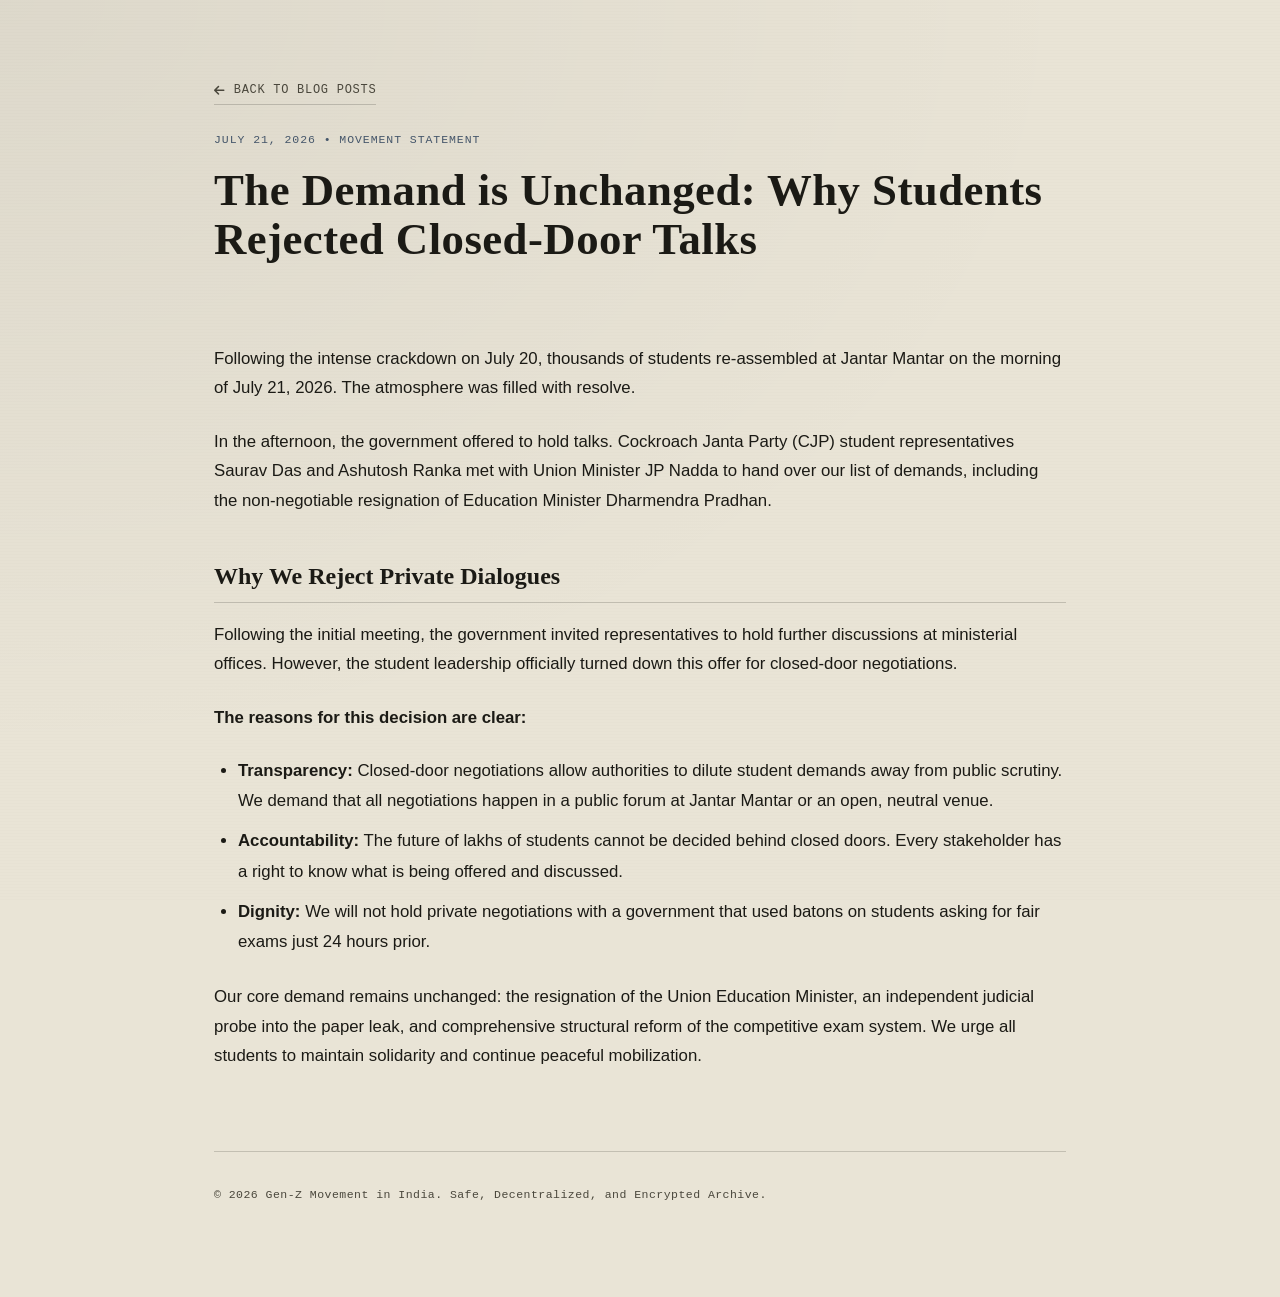
<file: blogger/posts/rejection_talks_july21.html>
<!DOCTYPE html>
<html lang="en">
<head>
    <meta charset="UTF-8">
    <meta name="viewport" content="width=device-width, initial-scale=1.0">
    <title>Why Students Rejected Closed-Door Talks | Gen-Z Movement India</title>
    <!-- Google Fonts -->
    <link rel="preconnect" href="https://fonts.googleapis.com">
    <link rel="preconnect" href="https://fonts.gstatic.com" crossorigin>
    <link href="https://fonts.googleapis.com/css2?family=Outfit:wght@300;400;600;800&family=Plus+Jakarta+Sans:wght@300;400;500;700&display=swap" rel="stylesheet">
    <!-- FontAwesome Icons -->
    <link rel="stylesheet" href="https://cdnjs.cloudflare.com/ajax/libs/font-awesome/6.4.0/css/all.min.css">
    <link rel="stylesheet" href="../style.css">
</head>
<body>
    <div class="container">
        
        <!-- Post Header -->
        <header class="post-header" style="text-align: left; border-bottom: 1px solid var(--border-color); padding-bottom: 20px; margin-bottom: 45px;">
            <a href="../" class="back-btn"><i class="fa-solid fa-arrow-left"></i> Back to Blog Posts</a>
            <div class="post-meta" style="margin-top: 25px;">July 21, 2026 • Movement Statement</div>
            <h1 class="post-title">The Demand is Unchanged: Why Students Rejected Closed-Door Talks</h1>
        </header>

        <!-- Post Body Content -->
        <main class="post-content">
            <p>
                Following the intense crackdown on July 20, thousands of students re-assembled at Jantar Mantar on the morning of July 21, 2026. The atmosphere was filled with resolve. 
            </p>

            <p>
                In the afternoon, the government offered to hold talks. Cockroach Janta Party (CJP) student representatives Saurav Das and Ashutosh Ranka met with Union Minister JP Nadda to hand over our list of demands, including the non-negotiable resignation of Education Minister Dharmendra Pradhan.
            </p>

            <h3>Why We Reject Private Dialogues</h3>
            <p>
                Following the initial meeting, the government invited representatives to hold further discussions at ministerial offices. However, the student leadership officially turned down this offer for closed-door negotiations. 
            </p>
            
            <p>
                <strong>The reasons for this decision are clear:</strong>
            </p>
            
            <ul style="color: var(--text-secondary); margin-bottom: 25px; line-height: 1.8;">
                <li><strong>Transparency:</strong> Closed-door negotiations allow authorities to dilute student demands away from public scrutiny. We demand that all negotiations happen in a public forum at Jantar Mantar or an open, neutral venue.</li>
                <li><strong>Accountability:</strong> The future of lakhs of students cannot be decided behind closed doors. Every stakeholder has a right to know what is being offered and discussed.</li>
                <li><strong>Dignity:</strong> We will not hold private negotiations with a government that used batons on students asking for fair exams just 24 hours prior.</li>
            </ul>

            <p>
                Our core demand remains unchanged: the resignation of the Union Education Minister, an independent judicial probe into the paper leak, and comprehensive structural reform of the competitive exam system. We urge all students to maintain solidarity and continue peaceful mobilization.
            </p>

        </main>

        <!-- Post Footer -->
        <footer style="margin-top: 80px;">
            <p>&copy; 2026 Gen-Z Movement in India. Safe, Decentralized, and Encrypted Archive.</p>
        </footer>
    </div>
</body>
</html>
</file>
<file: dashboard/style.css>
/* Design System & Variables */
:root {
    --bg-darkest: #0a0a0c;
    --bg-darker: #111116;
    --bg-dark: #1a1a24;
    --bg-card: rgba(26, 26, 36, 0.65);
    
    --border-color: rgba(255, 255, 255, 0.07);
    --border-glow: rgba(239, 68, 68, 0.25);
    
    --text-primary: #f3f4f6;
    --text-secondary: #9ca3af;
    --text-muted: #6b7280;
    
    --accent-red: #f43f5e;
    --accent-red-glow: rgba(244, 63, 94, 0.4);
    --accent-orange: #f97316;
    --accent-purple: #a855f7;
    --accent-green: #10b981;
    
    --font-heading: 'Outfit', sans-serif;
    --font-body: 'Plus Jakarta Sans', sans-serif;
    
    --sidebar-width: 280px;
    --transition-speed: 0.3s;
    --border-radius: 14px;
}

/* Reset and Global Styles */
* {
    margin: 0;
    padding: 0;
    box-sizing: border-box;
}

body {
    background-color: var(--bg-darkest);
    color: var(--text-primary);
    font-family: var(--font-body);
    font-size: 15px;
    line-height: 1.6;
    overflow-x: hidden;
    -webkit-font-smoothing: antialiased;
}

/* App Container Layout */
.app-container {
    display: flex;
    min-height: 100vh;
}

/* Sidebar Navigation */
.sidebar {
    width: var(--sidebar-width);
    background-color: var(--bg-darker);
    border-right: 1px solid var(--border-color);
    padding: 30px 20px;
    display: flex;
    flex-direction: column;
    position: fixed;
    height: 100vh;
    z-index: 100;
}

.sidebar-header {
    margin-bottom: 40px;
}

.logo-area {
    display: flex;
    align-items: center;
    gap: 15px;
}

.logo-icon {
    font-size: 26px;
    color: var(--accent-red);
    text-shadow: 0 0 15px var(--accent-red-glow);
    animation: pulse 2.5s infinite;
}

.logo-area h2 {
    font-family: var(--font-heading);
    font-size: 20px;
    font-weight: 800;
    letter-spacing: -0.5px;
    color: #ffffff;
    line-height: 1.1;
}

.sub-logo {
    font-size: 11px;
    color: var(--text-muted);
    font-weight: 500;
    letter-spacing: 0.5px;
    text-transform: uppercase;
}

.nav-links {
    display: flex;
    flex-direction: column;
    gap: 8px;
    flex-grow: 1;
}

.nav-link {
    display: flex;
    align-items: center;
    gap: 14px;
    padding: 14px 18px;
    color: var(--text-secondary);
    text-decoration: none;
    font-weight: 500;
    border-radius: var(--border-radius);
    transition: all var(--transition-speed) cubic-bezier(0.4, 0, 0.2, 1);
    border: 1px solid transparent;
}

.nav-link i {
    font-size: 18px;
    width: 20px;
    text-align: center;
    transition: transform var(--transition-speed);
}

.nav-link:hover {
    color: #ffffff;
    background-color: rgba(255, 255, 255, 0.03);
    border-color: rgba(255, 255, 255, 0.05);
}

.nav-link:hover i {
    transform: translateX(3px);
}

.nav-link.active {
    color: #ffffff;
    background-color: rgba(244, 63, 94, 0.08);
    border-color: rgba(244, 63, 94, 0.25);
    box-shadow: inset 0 0 10px rgba(244, 63, 94, 0.05);
}

.nav-link.active i {
    color: var(--accent-red);
    text-shadow: 0 0 10px var(--accent-red-glow);
}

.sidebar-footer {
    border-top: 1px solid var(--border-color);
    padding-top: 20px;
    margin-top: 20px;
}

.status-indicator {
    display: flex;
    align-items: center;
    gap: 8px;
    font-size: 12px;
    font-weight: 600;
    color: var(--text-secondary);
    margin-bottom: 10px;
}

.pulse-dot {
    width: 8px;
    height: 8px;
    background-color: var(--accent-red);
    border-radius: 50%;
    box-shadow: 0 0 8px var(--accent-red-glow);
    animation: pulse 1.5s infinite;
}

.copyright {
    font-size: 10px;
    color: var(--text-muted);
}

/* Main Content Area */
.main-content {
    margin-left: var(--sidebar-width);
    flex-grow: 1;
    padding: 40px;
    max-width: 1400px;
    width: calc(100% - var(--sidebar-width));
}

/* Hero Banner */
.hero-banner {
    position: relative;
    border-radius: 20px;
    overflow: hidden;
    height: 320px;
    display: flex;
    align-items: flex-end;
    padding: 40px;
    margin-bottom: 40px;
    border: 1px solid var(--border-color);
    box-shadow: 0 10px 30px rgba(0, 0, 0, 0.5);
}

.hero-image {
    position: absolute;
    top: 0;
    left: 0;
    width: 100%;
    height: 100%;
    object-fit: cover;
    z-index: 1;
    filter: brightness(0.6) contrast(1.1);
}

.hero-image-overlay {
    position: absolute;
    top: 0;
    left: 0;
    width: 100%;
    height: 100%;
    background: linear-gradient(to top, rgba(10, 10, 12, 0.95) 10%, rgba(10, 10, 12, 0.4) 100%);
    z-index: 2;
}

.hero-text {
    position: relative;
    z-index: 3;
    max-width: 750px;
}

.badge {
    display: inline-block;
    background-color: rgba(244, 63, 94, 0.15);
    border: 1px solid var(--accent-red);
    color: var(--accent-red);
    font-size: 11px;
    font-weight: 700;
    text-transform: uppercase;
    letter-spacing: 1px;
    padding: 4px 10px;
    border-radius: 50px;
    margin-bottom: 15px;
    text-shadow: 0 0 10px var(--accent-red-glow);
}

.hero-text h1 {
    font-family: var(--font-heading);
    font-size: 38px;
    font-weight: 800;
    letter-spacing: -1px;
    margin-bottom: 10px;
    color: #ffffff;
    line-height: 1.2;
}

.hero-text p {
    color: var(--text-secondary);
    font-size: 15px;
}

/* Screen / Tab Layout */
.screen {
    display: none;
    animation: fadeIn 0.4s ease-out forwards;
}

.screen.active {
    display: block;
}

.screen-header {
    display: flex;
    justify-content: space-between;
    align-items: center;
    margin-bottom: 30px;
    flex-wrap: wrap;
    gap: 20px;
}

.screen-header h2 {
    font-family: var(--font-heading);
    font-size: 26px;
    font-weight: 700;
    letter-spacing: -0.5px;
    color: #ffffff;
}

.screen-header p {
    color: var(--text-secondary);
    font-size: 14px;
}

/* Filter Controls */
.filter-controls {
    display: flex;
    gap: 8px;
}

.btn {
    font-family: var(--font-body);
    font-weight: 600;
    padding: 8px 16px;
    font-size: 13px;
    border-radius: 8px;
    cursor: pointer;
    transition: all 0.2s ease;
    border: 1px solid var(--border-color);
}

.btn-filter {
    background-color: rgba(255, 255, 255, 0.02);
    color: var(--text-secondary);
}

.btn-filter:hover {
    color: #ffffff;
    background-color: rgba(255, 255, 255, 0.05);
}

.btn-filter.active {
    color: #ffffff;
    background-color: rgba(255, 255, 255, 0.08);
    border-color: rgba(255, 255, 255, 0.2);
}

.btn-primary {
    background-color: var(--accent-red);
    color: #ffffff;
    border: 1px solid var(--accent-red);
    box-shadow: 0 4px 15px rgba(244, 63, 94, 0.25);
}

.btn-primary:hover {
    background-color: #e11d48;
    transform: translateY(-1px);
}

.btn-secondary {
    background-color: rgba(255, 255, 255, 0.05);
    color: var(--text-primary);
}

.btn-secondary:hover {
    background-color: rgba(255, 255, 255, 0.1);
}

.btn-sm {
    padding: 5px 12px;
    font-size: 12px;
}

/* Grid Layouts */
.grid {
    display: grid;
    gap: 25px;
}

.grid-2 {
    grid-template-columns: repeat(auto-fit, minmax(450px, 1fr));
}

.grid-3 {
    grid-template-columns: repeat(auto-fit, minmax(280px, 1fr));
}

@media (max-width: 768px) {
    .grid-2, .grid-3 {
        grid-template-columns: 1fr;
    }
}

/* Card Styling */
.card {
    background-color: var(--bg-card);
    border: 1px solid var(--border-color);
    border-radius: var(--border-radius);
    padding: 24px;
    transition: all 0.3s ease;
    backdrop-filter: blur(10px);
}

.card:hover {
    border-color: rgba(255, 255, 255, 0.12);
    transform: translateY(-2px);
    box-shadow: 0 10px 20px rgba(0, 0, 0, 0.2);
}

/* Timeline Components */
.timeline {
    position: relative;
    padding-left: 30px;
}

.timeline::before {
    content: '';
    position: absolute;
    left: 8px;
    top: 5px;
    bottom: 5px;
    width: 2px;
    background-color: var(--border-color);
}

.timeline-item {
    position: relative;
    margin-bottom: 40px;
    animation: slideInUp 0.4s ease-out forwards;
}

.timeline-marker {
    position: absolute;
    left: -30px;
    top: 5px;
    width: 18px;
    height: 18px;
    border-radius: 50%;
    background-color: var(--bg-darkest);
    border: 3px solid var(--text-muted);
    transition: all 0.3s ease;
}

.timeline-item.incident .timeline-marker {
    border-color: var(--accent-red);
    box-shadow: 0 0 8px var(--accent-red-glow);
}

.timeline-item.peaceful .timeline-marker {
    border-color: var(--accent-green);
    box-shadow: 0 0 8px rgba(16, 185, 129, 0.3);
}

.timeline-item.system .timeline-marker {
    border-color: var(--accent-purple);
    box-shadow: 0 0 8px rgba(168, 85, 247, 0.3);
}

.timeline-time {
    font-size: 13px;
    font-weight: 700;
    color: var(--accent-orange);
    margin-bottom: 5px;
    font-family: var(--font-heading);
}

.timeline-item.incident .timeline-time {
    color: var(--accent-red);
}

.timeline-item.peaceful .timeline-time {
    color: var(--accent-green);
}

.timeline-item.system .timeline-time {
    color: var(--accent-purple);
}

.timeline-content {
    background-color: var(--bg-card);
    border: 1px solid var(--border-color);
    border-radius: var(--border-radius);
    padding: 20px;
    backdrop-filter: blur(8px);
    transition: border-color var(--transition-speed);
}

.timeline-item:hover .timeline-content {
    border-color: rgba(255, 255, 255, 0.15);
}

.timeline-content h3 {
    font-family: var(--font-heading);
    font-size: 18px;
    font-weight: 700;
    margin-bottom: 8px;
    color: #ffffff;
}

.timeline-content p {
    color: var(--text-secondary);
    font-size: 14px;
    margin-bottom: 12px;
}

.timeline-details-list {
    list-style-type: none;
    display: flex;
    flex-direction: column;
    gap: 6px;
}

.timeline-details-list li {
    font-size: 13px;
    color: var(--text-secondary);
    position: relative;
    padding-left: 15px;
}

.timeline-details-list li::before {
    content: '•';
    position: absolute;
    left: 0;
    color: var(--accent-red);
}

.timeline-item.peaceful .timeline-details-list li::before {
    color: var(--accent-green);
}

/* Testimony Card */
.testimony-card {
    display: flex;
    flex-direction: column;
    justify-content: space-between;
    height: 100%;
}

.quote-icon {
    font-size: 24px;
    color: var(--accent-red);
    opacity: 0.3;
    margin-bottom: 10px;
}

.testimony-text {
    font-style: italic;
    color: var(--text-primary);
    margin-bottom: 20px;
    font-size: 14px;
}

.testimony-author {
    border-top: 1px solid var(--border-color);
    padding-top: 15px;
    display: flex;
    align-items: center;
    justify-content: space-between;
}

.author-name {
    font-weight: 600;
    color: #ffffff;
    font-size: 13px;
}

.author-meta {
    font-size: 11px;
    color: var(--text-muted);
}

/* Evidence Gallery (Grid) */
.gallery-item {
    position: relative;
    border-radius: var(--border-radius);
    overflow: hidden;
    border: 1px solid var(--border-color);
    aspect-ratio: 4/3;
    cursor: pointer;
    background-color: var(--bg-darker);
}

.gallery-item img {
    width: 100%;
    height: 100%;
    object-fit: cover;
    transition: transform 0.5s ease;
}

.gallery-item:hover img {
    transform: scale(1.05);
}

.gallery-info {
    position: absolute;
    bottom: 0;
    left: 0;
    right: 0;
    padding: 15px;
    background: linear-gradient(to top, rgba(0,0,0,0.9), transparent);
    z-index: 10;
}

.gallery-title {
    font-size: 13px;
    font-weight: 600;
    color: #ffffff;
}

.gallery-date {
    font-size: 10px;
    color: var(--text-secondary);
}

/* Resources Help Card */
.resources-card h3 {
    font-family: var(--font-heading);
    font-size: 18px;
    font-weight: 700;
    margin-bottom: 20px;
    color: #ffffff;
    display: flex;
    align-items: center;
    gap: 10px;
}

.icon-accent {
    color: var(--accent-red);
}

.contact-list {
    display: flex;
    flex-direction: column;
    gap: 15px;
}

.contact-item {
    display: flex;
    justify-content: space-between;
    align-items: center;
    padding-bottom: 12px;
    border-bottom: 1px solid var(--border-color);
}

.contact-item:last-child {
    border-bottom: none;
}

.contact-name {
    font-weight: 500;
    color: var(--text-secondary);
}

.contact-number {
    font-weight: 700;
    color: #ffffff;
    text-decoration: none;
    background-color: rgba(255, 255, 255, 0.05);
    padding: 6px 12px;
    border-radius: 6px;
    font-size: 13px;
    display: inline-flex;
    align-items: center;
    gap: 8px;
    transition: background-color 0.2s;
    border: 1px solid var(--border-color);
}

.contact-number:hover {
    background-color: rgba(255, 255, 255, 0.1);
    color: var(--accent-red);
}

.legal-notice {
    margin-top: 20px;
    background-color: rgba(239, 68, 68, 0.05);
    border-left: 3px solid var(--accent-red);
    padding: 12px 15px;
    font-size: 12px;
    color: var(--text-secondary);
    border-radius: 0 var(--border-radius) var(--border-radius) 0;
}

/* Document Form */
.form-card {
    max-width: 700px;
}

.form-group-row {
    display: flex;
    gap: 20px;
    margin-bottom: 20px;
}

.form-group-row .form-group {
    flex: 1;
    margin-bottom: 0;
}

.form-group {
    margin-bottom: 20px;
    display: flex;
    flex-direction: column;
    gap: 8px;
}

.form-group label {
    font-size: 13px;
    font-weight: 600;
    color: var(--text-secondary);
}

.form-group input,
.form-group select,
.form-group textarea {
    background-color: rgba(0, 0, 0, 0.2);
    border: 1px solid var(--border-color);
    padding: 12px 16px;
    border-radius: 8px;
    color: #ffffff;
    font-family: var(--font-body);
    font-size: 14px;
    outline: none;
    transition: border-color 0.2s;
}

.form-group input:focus,
.form-group select:focus,
.form-group textarea:focus {
    border-color: var(--accent-red);
}

.form-group textarea {
    resize: vertical;
}

/* Code Output Card */
.code-output-card {
    margin-top: 30px;
    max-width: 700px;
    border-color: var(--border-glow);
    animation: fadeIn var(--transition-speed);
}

.card-header-actions {
    display: flex;
    justify-content: space-between;
    align-items: center;
    margin-bottom: 10px;
}

.helper-text {
    font-size: 12px;
    color: var(--text-secondary);
    margin-bottom: 15px;
}

pre {
    background-color: #050507;
    border-radius: 8px;
    padding: 15px;
    overflow-x: auto;
    border: 1px solid var(--border-color);
}

code {
    font-family: 'Courier New', Courier, monospace;
    font-size: 13px;
    color: #38bdf8;
    white-space: pre-wrap;
    word-break: break-all;
}

/* Lightbox Modal */
.lightbox {
    display: none;
    position: fixed;
    z-index: 999;
    padding-top: 100px;
    left: 0;
    top: 0;
    width: 100%;
    height: 100%;
    overflow: auto;
    background-color: rgba(10, 10, 12, 0.95);
    backdrop-filter: blur(5px);
}

.lightbox-content {
    margin: auto;
    display: block;
    max-width: 80%;
    max-height: 70vh;
    border-radius: 8px;
    box-shadow: 0 0 30px rgba(0, 0, 0, 0.8);
    border: 1px solid var(--border-color);
}

#lightbox-caption {
    margin: auto;
    display: block;
    width: 80%;
    max-width: 700px;
    text-align: center;
    color: var(--text-primary);
    padding: 15px 0;
    font-family: var(--font-heading);
    font-weight: 600;
}

.close-lightbox {
    position: absolute;
    top: 40px;
    right: 40px;
    color: #ffffff;
    font-size: 40px;
    font-weight: bold;
    cursor: pointer;
    transition: color 0.2s;
}

.close-lightbox:hover {
    color: var(--accent-red);
}

/* Animations */
@keyframes fadeIn {
    from { opacity: 0; transform: translateY(10px); }
    to { opacity: 1; transform: translateY(0); }
}

@keyframes slideInUp {
    from { opacity: 0; transform: translateY(20px); }
    to { opacity: 1; transform: translateY(0); }
}

@keyframes pulse {
    0% { transform: scale(1); opacity: 1; }
    50% { transform: scale(1.05); opacity: 0.8; }
    100% { transform: scale(1); opacity: 1; }
}

/* Responsive adjustments */
@media (max-width: 1024px) {
    .app-container {
        flex-direction: column;
    }
    
    .sidebar {
        width: 100%;
        height: auto;
        position: relative;
        padding: 20px;
        border-right: none;
        border-bottom: 1px solid var(--border-color);
    }
    
    .nav-links {
        flex-direction: row;
        flex-wrap: wrap;
        margin-top: 15px;
    }
    
    .main-content {
        margin-left: 0;
        width: 100%;
        padding: 20px;
    }
    
    .hero-banner {
        height: 250px;
        padding: 20px;
    }
    
    .hero-text h1 {
        font-size: 28px;
    }
}

/* Success Message Card Styles */
.success-card {
    margin-top: 30px;
    max-width: 700px;
    border-color: rgba(16, 185, 129, 0.3);
    box-shadow: 0 4px 20px rgba(16, 185, 129, 0.1);
    animation: fadeIn 0.4s ease-out;
}

.success-header {
    display: flex;
    align-items: center;
    gap: 15px;
    margin-bottom: 12px;
}

.success-icon {
    font-size: 28px;
    color: var(--accent-green);
    text-shadow: 0 0 10px rgba(16, 185, 129, 0.4);
}

.success-card h3 {
    font-family: var(--font-heading);
    color: #ffffff;
    font-size: 18px;
    font-weight: 700;
}

.success-subtitle {
    font-size: 12px;
    color: var(--text-muted);
}

.success-text {
    font-size: 14px;
    color: var(--text-secondary);
    line-height: 1.5;
}
</file>
<file: blogger/style.css>
/* Vintage Paper Theme matching blogger/index.html */
:root {
    --paper: #e9e4d6;
    --paper-dark: #ddd6c3;
    --ink: #1b1a15;
    --ink-soft: #4a473c;
    --stamp-red: #a3272e;
    --verified-green: #2f5233;
    --meta-blue: #45566a;
    --line: rgba(27,26,21,0.18);
}

* {
    box-sizing: border-box;
}

html {
    scroll-behavior: smooth;
}

body {
    margin: 0;
    background:
        radial-gradient(ellipse at top left, rgba(0,0,0,0.05), transparent 60%),
        var(--paper);
    background-attachment: fixed;
    color: var(--ink);
    font-family: 'IBM Plex Sans', sans-serif;
    position: relative;
    font-size: 16px;
    line-height: 1.8;
}

/* Subtle paper grain */
body::before {
    content: "";
    position: fixed;
    inset: 0;
    pointer-events: none;
    z-index: 0;
    opacity: 0.5;
    background-image:
        repeating-linear-gradient(0deg, rgba(0,0,0,0.015) 0px, rgba(0,0,0,0.015) 1px, transparent 1px, transparent 3px);
}

.container {
    max-width: 900px;
    margin: 0 auto;
    padding: 48px 24px 80px;
    position: relative;
    z-index: 1;
}

/* ---------- Header ---------- */
.back-btn {
    display: inline-flex;
    align-items: center;
    gap: 8px;
    font-family: 'IBM Plex Mono', monospace;
    font-size: 0.75rem;
    letter-spacing: 0.06em;
    text-transform: uppercase;
    color: var(--ink-soft);
    text-decoration: none;
    border-bottom: 1px solid var(--line);
    padding-bottom: 2px;
    transition: color 0.2s ease, border-color 0.2s ease;
}

.back-btn:hover {
    color: var(--stamp-red);
    border-color: var(--stamp-red);
}

header {
    margin-top: 28px;
    padding-bottom: 32px;
    border-bottom: 2px solid var(--ink);
    position: relative;
}

.case-tag {
    font-family: 'IBM Plex Mono', monospace;
    font-size: 0.72rem;
    letter-spacing: 0.18em;
    text-transform: uppercase;
    color: var(--stamp-red);
    display: inline-block;
    border: 1px solid var(--stamp-red);
    padding: 3px 10px;
    margin-bottom: 18px;
}

h1 {
    font-family: 'Special Elite', cursive;
    font-size: clamp(2rem, 6vw, 3.4rem);
    line-height: 1.05;
    letter-spacing: 0.01em;
    margin: 0 0 18px;
    color: var(--ink);
}

header p {
    font-size: 1rem;
    max-width: 60ch;
    color: var(--ink-soft);
    line-height: 1.6;
    margin: 0;
}

.stamp {
    position: absolute;
    right: 0;
    top: 4px;
    font-family: 'Special Elite', cursive;
    font-size: 0.85rem;
    color: var(--verified-green);
    border: 2px solid var(--verified-green);
    border-radius: 6px;
    padding: 8px 14px;
    transform: rotate(6deg);
    opacity: 0.75;
    letter-spacing: 0.05em;
    text-align: center;
    line-height: 1.3;
    user-select: none;
}

/* ---------- Post list & Cards ---------- */
.post-list {
    margin-top: 28px;
    display: flex;
    flex-direction: column;
    gap: 22px;
}

.post-card {
    display: block;
    position: relative;
    background: var(--paper-dark);
    border: 1px solid var(--line);
    border-left: 4px solid var(--ink);
    padding: 24px 26px 22px;
    text-decoration: none;
    color: inherit;
    transition: transform 0.25s ease, box-shadow 0.25s ease, border-color 0.25s ease;
}

.post-card:hover {
    transform: translateY(-4px);
    border-left-color: var(--stamp-red);
    box-shadow: 6px 8px 0 rgba(27,26,21,0.08);
}

.post-meta {
    font-family: 'IBM Plex Mono', monospace;
    font-size: 0.72rem;
    letter-spacing: 0.08em;
    text-transform: uppercase;
    color: var(--meta-blue);
    display: flex;
    align-items: center;
    gap: 10px;
    margin-bottom: 10px;
}

.post-meta .dot {
    width: 5px;
    height: 5px;
    background: var(--meta-blue);
    border-radius: 50%;
    display: inline-block;
}

.tag-log { color: var(--stamp-red); }
.tag-statement { color: var(--verified-green); }

.post-card h2 {
    font-family: 'IBM Plex Sans', sans-serif;
    font-weight: 700;
    font-size: 1.28rem;
    line-height: 1.35;
    margin: 0 0 10px;
    color: var(--ink);
}

.post-card p {
    font-size: 0.95rem;
    line-height: 1.6;
    color: var(--ink-soft);
    margin: 0 0 14px;
    max-width: 68ch;
}

.read-more-link {
    font-family: 'IBM Plex Mono', monospace;
    font-size: 0.78rem;
    letter-spacing: 0.04em;
    text-transform: uppercase;
    color: var(--ink);
    display: inline-flex;
    align-items: center;
    gap: 8px;
}

.post-card:hover .read-more-link i {
    transform: translateX(4px);
}

.read-more-link i {
    transition: transform 0.2s ease;
}

/* ---------- Post Details View (For individual HTML files) ---------- */
.post-header {
    margin-top: 28px;
    padding-bottom: 24px;
    border-bottom: 2px solid var(--ink);
}

.post-title {
    font-family: 'Special Elite', cursive;
    font-size: clamp(1.8rem, 5vw, 2.8rem);
    line-height: 1.1;
    color: var(--ink);
    margin: 15px 0;
}

.post-content {
    margin-top: 32px;
    font-size: 1.05rem;
    line-height: 1.75;
    color: var(--ink);
}

.post-content p {
    margin-bottom: 24px;
}

.post-content h3 {
    font-family: 'Special Elite', cursive;
    font-size: 1.5rem;
    margin-top: 40px;
    margin-bottom: 16px;
    border-bottom: 1px solid var(--line);
    padding-bottom: 5px;
}

.post-content ul {
    margin-bottom: 24px;
    padding-left: 24px;
}

.post-content li {
    margin-bottom: 10px;
}

/* Media structures in vintage report style */
.post-media-container {
    margin: 36px 0;
    background: var(--paper-dark);
    border: 1px dashed var(--ink-soft);
    padding: 12px;
    border-radius: 4px;
}

.post-image {
    width: 100%;
    height: auto;
    display: block;
    filter: grayscale(10%) sepia(20%) contrast(1.1); /* Match paper printing tone */
}

.post-video {
    width: 100%;
    display: block;
    aspect-ratio: 16/9;
}

.media-caption {
    font-family: 'IBM Plex Mono', monospace;
    font-size: 0.78rem;
    color: var(--ink-soft);
    padding: 8px 0 0;
    text-align: center;
    border-top: 1px dashed var(--line);
    margin-top: 10px;
}

/* ---------- Footer ---------- */
footer {
    margin-top: 56px;
    padding-top: 22px;
    border-top: 1px solid var(--line);
    font-family: 'IBM Plex Mono', monospace;
    font-size: 0.72rem;
    letter-spacing: 0.04em;
    color: var(--ink-soft);
    display: flex;
    align-items: center;
    justify-content: space-between;
    flex-wrap: wrap;
    gap: 10px;
}

footer .encrypted {
    display: inline-flex;
    align-items: center;
    gap: 6px;
    color: var(--verified-green);
}

@media (max-width: 560px) {
    .stamp {
        position: static;
        display: inline-block;
        margin-top: 18px;
        transform: rotate(-3deg);
    }
}
</file>
